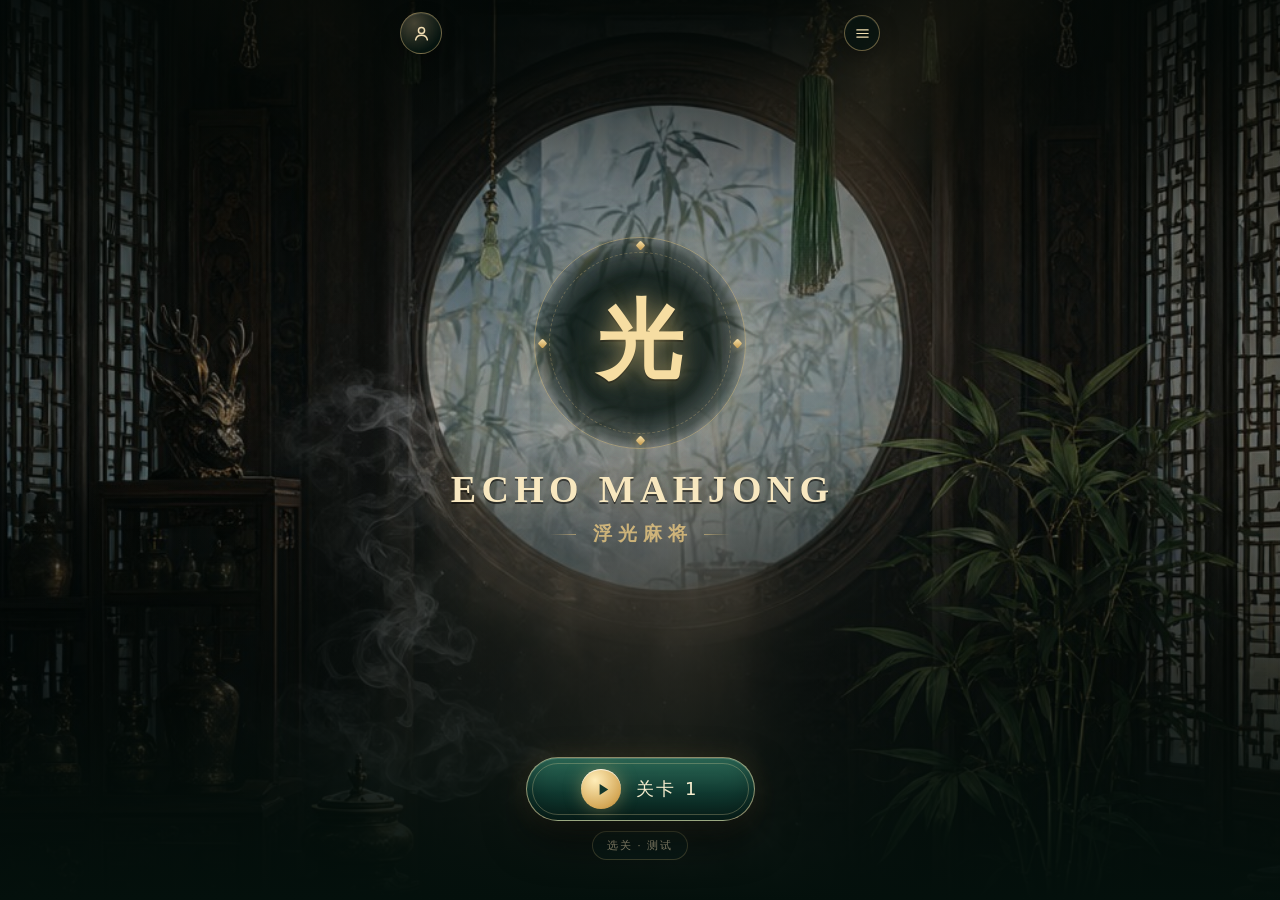
<file: index.html>
<!DOCTYPE html>
<html lang="zh-CN">
<head>
<meta charset="utf-8">
<meta name="viewport" content="width=device-width, initial-scale=1, viewport-fit=cover">
<title>浮光麻将</title>
<style>
  :root{
    --gold:#d6b25e;
    --gold-soft:#e2c170;
    --cream:#f3e6c8;
    --muted:#b9a888;
    --jade:#1f5a4a;
    --jade-deep:#143c33;
    --panel:#1a120d;
    --red:#d0603c;
  }
  *{box-sizing:border-box;}
  html,body{height:100%;}
  body{
    margin:0;
    min-height:100vh;
    min-height:100dvh;
    overflow-x:hidden;
    color:var(--cream);
    font-family:system-ui,-apple-system,"Segoe UI","Microsoft YaHei",sans-serif;
    background:
      radial-gradient(1200px 600px at 50% -10%, rgba(214,178,94,.12), transparent 60%),
      radial-gradient(900px 500px at 50% 110%, rgba(31,90,74,.25), transparent 60%),
      linear-gradient(180deg,#160f0b 0%,#0e0907 100%);
    -webkit-tap-highlight-color:transparent;
    -webkit-touch-callout:none;
    user-select:none;
    touch-action:manipulation;
  }
  .app{
    max-width:760px;margin:0 auto;
    min-height:100vh;min-height:100dvh;
    display:flex;flex-direction:column;
    padding:14px 14px calc(26px + env(safe-area-inset-bottom));
  }

  @keyframes lowPulse{50%{opacity:.45;}}
  @keyframes pipWarn{50%{opacity:.35;}}

  /* ---------- Stage ---------- */
  .stage{margin-top:14px;flex:1;display:flex;flex-direction:column;align-items:center;justify-content:flex-start;}
  .board-viewport{width:100%;display:flex;justify-content:center;}
  .board-wrap{position:relative;width:420px;height:420px;transform-origin:top left;}
  .board{
    position:relative;width:420px;height:420px;border-radius:24px;
    background:
      radial-gradient(circle at 50% 38%, rgba(226,193,112,.08), transparent 55%),
      repeating-linear-gradient(45deg, rgba(255,255,255,.018) 0 2px, transparent 2px 9px),
      linear-gradient(160deg,#123a30,#0c2822 70%);
    border:1px solid rgba(226,193,112,.18);
    box-shadow:inset 0 0 48px rgba(0,0,0,.55),0 18px 40px rgba(0,0,0,.35);
  }

  .fx-canvas{position:absolute;left:0;top:0;width:420px;height:420px;z-index:1200;pointer-events:none;}
  .tile.flying{z-index:1100 !important;}

  .tile{
    position:absolute;width:81px;height:108px;
    perspective:700px;cursor:pointer;
    transition:transform .14s cubic-bezier(.2,.8,.2,1),filter .2s ease;
    will-change:transform;
  }
  /* 厚度：rim 是受光侧面，edge 是背光底沿；只出现在右边与底边 */
  .tile .rim{
    position:absolute;inset:0;border-radius:11px;
    background:linear-gradient(135deg,#4a9476 0%,#1f5a4a 58%,#164236 100%);
    transform:translate(4px,6px);
    box-shadow:inset 0 1px 0 rgba(255,255,255,.22);
    pointer-events:none;
  }
  .tile .edge{
    position:absolute;inset:0;border-radius:11px;
    background:linear-gradient(135deg,#1b5245,#0a2822 82%);
    transform:translate(8px,12px);
    box-shadow:0 12px 18px rgba(0,0,0,.5);
    pointer-events:none;
  }
  .tile .inner{
    position:relative;width:100%;height:100%;z-index:2;
    transform-style:preserve-3d;
    transition:transform .18s cubic-bezier(.2,.8,.2,1);
  }
  .tile.up .inner,.tile.reveal .inner{transform:rotateY(180deg);}
  .tile .back,.tile .face{
    position:absolute;inset:0;border-radius:11px;
    backface-visibility:hidden;-webkit-backface-visibility:hidden;
    display:flex;align-items:center;justify-content:center;
    box-shadow:inset 0 1px 0 rgba(255,255,255,.45);
  }
  .tile .back{
    background:
      radial-gradient(circle at 50% 48%, rgba(226,193,112,.18) 0 9%, transparent 10%),
      repeating-linear-gradient(45deg, rgba(255,255,255,.045) 0 2px, transparent 2px 9px),
      linear-gradient(145deg,#2b715d,#123a31 72%);
    border:2px solid #c9a45a;
    box-shadow:inset 0 2px 0 rgba(255,255,255,.16),inset 0 0 0 4px rgba(10,38,31,.28);
  }
  .tile .back::after{
    content:"";width:30px;height:30px;
    border:1px solid rgba(226,193,112,.72);border-radius:4px;
    transform:rotate(45deg);
  }
  .tile .face{
    transform:rotateY(180deg);
    padding:5px 6px;
    background:
      radial-gradient(circle at 30% 18%, rgba(255,255,255,.95), transparent 42%),
      repeating-linear-gradient(115deg, rgba(120,90,50,.035) 0 1px, transparent 1px 5px),
      linear-gradient(155deg,#fffdf6 0%,#f6ecd6 58%,#ead9b7 100%);
    border:1.5px solid #e3cfa8;
    box-shadow:inset 0 0 0 1px rgba(255,255,255,.5),inset 0 -3px 0 rgba(190,160,110,.28);
  }
  .tile .face::before{
    content:"";position:absolute;inset:4px;border-radius:8px;
    border:1px solid rgba(178,134,58,.3);
    box-shadow:inset 0 0 0 1px rgba(255,255,255,.5);
    pointer-events:none;
  }
  .face-art{position:relative;z-index:1;width:100%;height:100%;display:block;}
  .face-text{
    position:relative;z-index:1;
    font-family:"Songti SC","SimSun",serif;
    font-size:32px;font-weight:800;letter-spacing:1px;
    text-shadow:0 1px 0 rgba(255,255,255,.85);
  }
  .tile.free{transform:translateY(-4px);}
  .tile.free::after{
    content:"";position:absolute;inset:-3px;border-radius:14px;
    border:2px solid rgba(226,193,112,.62);
    box-shadow:0 0 9px rgba(226,193,112,.24);
    pointer-events:none;
  }
  .tile.blocked{filter:brightness(.6) saturate(.72);transform:translateY(2px);}
  .tile.clamped{filter:brightness(.8) saturate(.88);}
  .tile.ghost{filter:none !important;}
  .tile.ghost .face{
    transform:rotateY(0deg);z-index:2;
    box-shadow:inset 0 0 0 1px rgba(255,255,255,.4),inset 0 -3px 0 rgba(190,160,110,.28),0 0 22px rgba(255,226,150,.5);
    animation:ghostFace var(--peek,460ms) cubic-bezier(.2,.7,.3,1) var(--delay,0ms) both;
  }
  @keyframes ghostFace{
    0%{opacity:0;}
    15%{opacity:1;}
    78%{opacity:1;}
    100%{opacity:0;}
  }
  .tile.ghost .inner::after{
    content:"";position:absolute;inset:0;border-radius:11px;z-index:6;
    background:linear-gradient(155deg,rgba(3,14,11,.3) 0%,rgba(2,10,8,.46) 100%);
    box-shadow:inset 0 0 0 1px rgba(255,236,180,.32);
    pointer-events:none;
    animation:ghostScrim var(--peek,460ms) ease-out var(--delay,0ms) both;
  }
  @keyframes ghostScrim{
    0%{opacity:0;}
    15%{opacity:1;}
    78%{opacity:1;}
    100%{opacity:0;}
  }
  .tile.ghost .face::after{
    content:"";position:absolute;inset:0;border-radius:9px;z-index:2;
    pointer-events:none;mix-blend-mode:screen;
    background:
      linear-gradient(112deg,rgba(255,255,255,0) 32%,rgba(255,226,150,.55) 42%,rgba(255,252,235,.95) 50%,rgba(255,226,150,.55) 58%,rgba(255,255,255,0) 68%);
    background-size:280% 100%;background-position:140% 0;
    animation:ghostSheen var(--peek,460ms) cubic-bezier(.25,.7,.3,1) var(--delay,0ms) both;
  }
  @keyframes ghostSheen{
    0%{background-position:140% 0;opacity:0;}
    14%{opacity:.95;}
    60%{opacity:.5;}
    100%{background-position:-40% 0;opacity:0;}
  }
  .tile.ghost::after{
    content:"";position:absolute;inset:-3px;border-radius:15px;
    border:1px solid rgba(255,236,180,.85);
    box-shadow:0 0 14px rgba(255,226,150,.45);
    pointer-events:none;
    animation:ghostEdge var(--peek,460ms) ease-out var(--delay,0ms) both;
  }
  @keyframes ghostEdge{
    0%{opacity:0;}18%{opacity:1;}64%{opacity:.9;}100%{opacity:0;}
  }
  .ghost-ring{position:absolute;inset:-3px;border-radius:15px;pointer-events:none;opacity:0;z-index:3;}
  .tile.ghost .ghost-ring{
    border:1px solid rgba(255,236,180,.9);
    box-shadow:0 0 20px 4px rgba(255,224,150,.38),inset 0 0 16px rgba(255,236,180,.28);
    animation:ghostHalo var(--peek,460ms) ease-out var(--delay,0ms) both;
  }
  .ghost-ring::before,.ghost-ring::after{
    content:"";position:absolute;width:4px;height:4px;border-radius:50%;
    background:#fff4c9;box-shadow:0 0 8px 2px rgba(255,226,150,.85);
    opacity:0;
  }
  .ghost-ring::before{left:12%;top:16%;animation:ghostMote var(--peek,460ms) ease-out var(--delay,0ms) both;}
  .ghost-ring::after{right:12%;bottom:18%;animation:ghostMote var(--peek,460ms) .08s ease-out var(--delay,0ms) both;}
  @keyframes ghostHalo{
    0%{transform:scale(.94);opacity:0;}
    18%{opacity:1;}
    100%{transform:scale(1.1);opacity:0;}
  }
  @keyframes ghostMote{
    0%{opacity:0;transform:translateY(5px) scale(.35);}
    22%{opacity:1;}
    100%{opacity:0;transform:translateY(-18px) scale(1);}
  }
  .tile.pending::after{
    content:"";position:absolute;inset:-4px;border-radius:16px;
    border:3px solid #ffe6a6;box-shadow:0 0 16px rgba(255,230,166,.65);
    pointer-events:none;
  }
  .tile.matched{pointer-events:none;}
  .tile.evict-warn{animation:warnPulse .6s ease-in-out;}
  @keyframes warnPulse{0%,100%{filter:none;}50%{filter:drop-shadow(0 0 14px rgba(220,80,60,.95)) brightness(1.2);}}
  .tile.hint .inner{transform:rotateY(180deg);}
  .tile.hint::after{
    content:"";position:absolute;inset:-3px;border-radius:15px;
    border:2px solid rgba(102,194,255,.9);box-shadow:0 0 14px rgba(102,194,255,.5);
    pointer-events:none;
  }
  .tile.shake{animation:shake .26s;}
  @keyframes shake{0%,100%{transform:translateX(0);}25%{transform:translateX(-4px);}50%{transform:translateX(4px);}75%{transform:translateX(-2px);}}
  .tile.pulse{animation:pulse .22s;}
  @keyframes pulse{50%{filter:brightness(1.3);}}
  .coach-ring{position:absolute;inset:-8px;border-radius:20px;pointer-events:none;opacity:0;}
  .tile.coach .coach-ring{
    opacity:1;border:2px solid rgba(255,230,166,.9);
    animation:coachPulse 1.2s ease-in-out infinite;
  }
  @keyframes coachPulse{0%,100%{transform:scale(.96);opacity:.3;}50%{transform:scale(1.06);opacity:1;}}
  .tile.coach-reveal .inner{transform:rotateY(180deg);}
  .tile.coach::before{
    content:"";position:absolute;left:50%;top:52%;width:16px;height:16px;margin:-8px 0 0 -8px;
    border-radius:50%;background:rgba(255,244,210,.95);
    box-shadow:0 0 0 8px rgba(255,230,166,.12),0 0 18px rgba(255,230,166,.55);
    animation:coachTap 1.2s ease-in-out infinite;pointer-events:none;z-index:20;
  }
  @keyframes coachTap{0%,100%{opacity:0;transform:scale(.55);}28%{opacity:1;}55%{opacity:0;transform:scale(1.35);}}
  .coach-tip{
    position:fixed;left:0;top:0;z-index:80;width:max-content;max-width:min(272px,78vw);
    padding:9px 14px;border-radius:16px;white-space:normal;
    background:rgba(9,28,22,.95);border:1px solid rgba(246,217,143,.58);
    box-shadow:0 10px 30px rgba(0,0,0,.45),0 0 20px rgba(246,208,120,.16);
    color:#f8e7b9;font-size:13px;line-height:1.35;letter-spacing:.04em;text-align:center;
    opacity:0;visibility:hidden;transform:translate(-50%,6px);
    transition:opacity .2s ease,transform .2s ease;pointer-events:none;
  }
  .stat.coach-stat{position:relative;}
  .stat.coach-stat::after{
    content:"";position:absolute;inset:-7px -10px;border-radius:12px;
    border:1px solid rgba(255,230,166,.9);box-shadow:0 0 16px rgba(246,208,120,.35);
    animation:coachPulse 1.2s ease-in-out infinite;pointer-events:none;
  }
  .coach-tip.show{opacity:1;visibility:visible;transform:translate(-50%,0);}
  .screen:not(.is-active) .coach-tip{display:none;}
  .coach-tip::after{content:"";position:absolute;left:50%;margin-left:-6px;border:6px solid transparent;}
  .coach-tip[data-side="top"]::after{bottom:-12px;border-top-color:rgba(246,217,143,.58);}
  .coach-tip[data-side="bottom"]::after{top:-12px;border-bottom-color:rgba(246,217,143,.58);}

  .hint-line{margin-top:10px;font-size:12px;color:var(--muted);text-align:center;min-height:18px;line-height:1.5;}
  .combo-flash{
    position:fixed;left:50%;top:15vh;z-index:70;pointer-events:none;
    font-size:26px;font-weight:800;letter-spacing:.07em;white-space:nowrap;
    color:#ffe6a6;opacity:0;transform:translate(-50%,10px) scale(.9);
    text-shadow:0 2px 8px rgba(0,0,0,.62),0 0 18px rgba(255,226,150,.55);
  }
  .combo-flash.show{animation:comboPop .86s cubic-bezier(.2,.8,.2,1) both;}
  @keyframes comboPop{
    0%{opacity:0;transform:translate(-50%,12px) scale(.8);}
    18%{opacity:1;transform:translate(-50%,0) scale(1.04);}
    72%{opacity:1;}
    100%{opacity:0;transform:translate(-50%,-20px) scale(1);}
  }

  /* ---------- Actions ---------- */
  .actions{display:flex;gap:10px;justify-content:center;margin-top:14px;flex-wrap:wrap;}
  .booster{
    background:linear-gradient(180deg,#3a2a1d,#241a12);
    border:1px solid rgba(226,193,112,.3);
    color:#f0d79a;border-radius:14px;padding:10px 16px;font-size:14px;cursor:pointer;
    display:inline-flex;align-items:center;gap:7px;
  }
  .booster:active{transform:translateY(1px);}
  .booster:disabled{opacity:.38;cursor:not-allowed;}
  .booster .chip{
    min-width:20px;height:20px;border-radius:999px;background:rgba(0,0,0,.35);
    border:1px solid rgba(226,193,112,.25);font-size:11px;
    display:inline-flex;align-items:center;justify-content:center;padding:0 5px;
  }
  .booster.ghost-btn{background:transparent;border-color:rgba(226,193,112,.18);color:var(--muted);}

  /* ---------- Overlay ---------- */
  .overlay{
    position:fixed;inset:0;z-index:100;padding:20px;
    background:rgba(8,6,4,.74);backdrop-filter:blur(6px);
    display:flex;align-items:center;justify-content:center;
  }
  .overlay.hidden{display:none;}
  .panel{
    width:min(420px,100%);
    background:linear-gradient(180deg,#2a1d14,#1a120d);
    border:1px solid rgba(226,193,112,.4);
    border-radius:22px;padding:22px;
    box-shadow:0 30px 80px rgba(0,0,0,.6);
    text-align:center;
  }
  .panel-title{font-family:"Songti SC","SimSun",serif;font-size:30px;color:#f0d79a;letter-spacing:3px;}
  .panel-sub{color:var(--muted);font-size:13px;margin-top:6px;line-height:1.5;}
  .result-grid{display:grid;grid-template-columns:1fr 1fr;gap:8px;margin:16px 0;text-align:left;}
  .result-grid .item{
    background:rgba(0,0,0,.22);border:1px solid rgba(226,193,112,.14);
    border-radius:10px;padding:8px 10px;font-size:12px;color:var(--muted);
  }
  .result-grid .item b{display:block;color:var(--cream);font-size:18px;margin-top:2px;}
  .rules-list{
    grid-column:1/-1;margin:8px 0;padding-left:18px;
    text-align:left;color:#d8c6a2;font-size:13px;line-height:1.75;
  }
  .rules-list li{margin-bottom:4px;}
  .rules-list b{color:#f0d79a;}
  .panel-actions{display:flex;flex-direction:column;gap:8px;}
  .panel-actions button{
    border:0;border-radius:12px;padding:12px 14px;font-size:15px;cursor:pointer;
    font-family:inherit;
  }
  .panel-actions button:active{transform:translateY(1px);}
  .panel-actions .primary{background:linear-gradient(180deg,#e0bf6d,#c79b3f);color:#2a1b0c;font-weight:800;}
  .panel-actions .secondary{background:rgba(0,0,0,.25);color:#f0d79a;border:1px solid rgba(226,193,112,.35);}

  /* ---------- Ad ---------- */
  .ad-modal{position:fixed;inset:0;z-index:300;background:rgba(0,0,0,.82);display:flex;align-items:center;justify-content:center;padding:20px;}
  .ad-modal.hidden{display:none;}
  .ad-box{
    width:min(340px,100%);background:#1a120d;border:1px solid rgba(226,193,112,.4);
    border-radius:18px;padding:24px;text-align:center;color:#f0d79a;
  }
  .ad-box .ad-title{font-family:"Songti SC","SimSun",serif;font-size:22px;letter-spacing:2px;}
  .ad-box .ad-text{color:var(--muted);font-size:13px;margin-top:10px;line-height:1.6;}

</style>
<link rel="stylesheet" href="assets/ui/screens.css?v=11">
</head>
<body>
<svg class="icon-sprite" aria-hidden="true" focusable="false" xmlns="http://www.w3.org/2000/svg">
  <defs>
    <symbol id="i-sound" viewBox="0 0 24 24"><path d="M4 9.5h3.2L12 5.5v13L7.2 14.5H4z"/><path d="M15.4 9.2a4.2 4.2 0 0 1 0 5.6"/><path d="M18 6.7a7.6 7.6 0 0 1 0 10.6"/></symbol>
    <symbol id="i-info" viewBox="0 0 24 24"><circle cx="12" cy="12" r="8.5"/><path d="M12 10.8v5"/><circle cx="12" cy="7.8" r=".9" fill="currentColor" stroke="none"/></symbol>
    <symbol id="i-home" viewBox="0 0 24 24"><path d="M4 11.5L12 5l8 6.5"/><path d="M6.5 10.5V19h11v-8.5"/><path d="M10 19v-4.5h4V19"/></symbol>
    <symbol id="i-play" viewBox="0 0 24 24"><path d="M9 6.2l9 5.8-9 5.8z" fill="currentColor" stroke="none"/></symbol>
    <symbol id="i-replay" viewBox="0 0 24 24"><path d="M4.5 12a7.5 7.5 0 1 0 2.2-5.3"/><path d="M4 4.8v4.7h4.7"/></symbol>
    <symbol id="i-coin" viewBox="0 0 24 24"><circle cx="12" cy="12" r="8"/><rect x="9.5" y="9.5" width="5" height="5" rx=".6"/></symbol>
    <symbol id="i-flame" viewBox="0 0 24 24"><path d="M12 3.5c1.8 3.3 5.1 4.7 5.1 8.4A5.1 5.1 0 0 1 12 17a5.1 5.1 0 0 1-5.1-5.1c0-2 1-3.3 2.3-4.5.1 1.6.8 2.4 1.7 2.7C10.4 7.8 10.7 5.7 12 3.5z"/><path d="M12 17c-1 1.2-1 2.4 0 3.6"/></symbol>
    <symbol id="i-spark" viewBox="0 0 24 24"><path d="M12 2.8l1.9 5.6L19.5 10l-5.6 1.6L12 17.2l-1.9-5.6L4.5 10l5.6-1.6z"/><path d="M18.4 16.8l.6 1.8 1.8.6-1.8.6-.6 1.8-.6-1.8-1.8-.6 1.8-.6z" fill="currentColor" stroke="none"/></symbol>
    <symbol id="i-hint" viewBox="0 0 24 24"><path d="M9.2 16.6h5.6"/><path d="M10.1 19.4h3.8"/><path d="M12 3.6a5.5 5.5 0 0 0-3.2 9.9c.7.5 1.1 1.2 1.1 2h4.2c0-.8.4-1.5 1.1-2A5.5 5.5 0 0 0 12 3.6z"/><path d="M12 1.8v.8M6.2 4.4l.6.6M17.8 4.4l-.6.6"/></symbol>
    <symbol id="i-echo" viewBox="0 0 24 24"><rect x="9.4" y="9.4" width="5.2" height="5.2" rx="1.2" transform="rotate(45 12 12)"/><circle cx="12" cy="12" r="5.1"/><circle cx="12" cy="12" r="8.7" stroke-dasharray="2.4 3.4"/></symbol>
    <symbol id="i-plus" viewBox="0 0 24 24"><rect x="4" y="4" width="16" height="16" rx="4"/><path d="M12 8.4v7.2M8.4 12h7.2"/></symbol>
    <symbol id="i-gift" viewBox="0 0 24 24"><rect x="4" y="9.4" width="16" height="4" rx="1"/><path d="M5.6 13.4v6h12.8v-6"/><path d="M12 9.4v10"/><path d="M12 9.4c-1.2-2.8-2.4-4-4-3.4-1.5.5-1.4 2.4.4 3.4M12 9.4c1.2-2.8 2.4-4 4-3.4 1.5.5 1.4 2.4-.4 3.4"/></symbol>
    <symbol id="i-user" viewBox="0 0 24 24"><circle cx="12" cy="8.6" r="3.5"/><path d="M5.3 19.3c.6-3.5 3.2-5.3 6.7-5.3s6.1 1.8 6.7 5.3"/></symbol>
    <symbol id="i-eye" viewBox="0 0 24 24"><path d="M3.5 12S6.7 6.5 12 6.5 20.5 12 20.5 12 17.3 17.5 12 17.5 3.5 12 3.5 12z"/><circle cx="12" cy="12" r="2.6"/></symbol>
    <symbol id="i-clock" viewBox="0 0 24 24"><circle cx="12" cy="12" r="8.4"/><path d="M12 7.6V12l3 1.9"/></symbol>
    <symbol id="i-ad" viewBox="0 0 24 24"><rect x="3" y="5" width="18" height="14" rx="3"/><path d="M10 9.4l4.6 2.6L10 14.6z" fill="currentColor" stroke="none"/></symbol>
    <symbol id="i-close" viewBox="0 0 24 24"><path d="M6 6l12 12M18 6L6 18"/></symbol>
    <symbol id="i-slot" viewBox="0 0 24 24"><rect x="6.6" y="6.6" width="10.8" height="10.8" rx="1.6" transform="rotate(45 12 12)"/></symbol>
    <symbol id="i-menu" viewBox="0 0 24 24"><path d="M4 7h16M4 12h16M4 17h16"/></symbol>
    <symbol id="i-music" viewBox="0 0 24 24"><path d="M9 17.2V6.4l9-2v10.4"/><circle cx="7" cy="17.4" r="2.2"/><circle cx="16" cy="15.8" r="2.2"/></symbol>
    <symbol id="i-vibrate" viewBox="0 0 24 24"><rect x="8.2" y="4.2" width="7.6" height="15.6" rx="2"/><path d="M4.3 9.2v5.6M19.7 9.2v5.6"/></symbol>
  </defs>
</svg>

<section class="screen home-screen is-active" id="homeScreen">
  <div class="bg"></div>
  <div class="veil"></div>
  <div class="motes" aria-hidden="true"><i></i><i></i><i></i><i></i><i></i><i></i><i></i><i></i></div>
  <div class="home-safe">
    <header class="home-top">
      <button class="round-btn avatar" id="avatarBtn" type="button" aria-label="玩家头像">
        <svg class="i"><use href="#i-user"/></svg>
      </button>
      <button class="round-btn small" id="homeMenuBtn" type="button" aria-label="菜单">
        <svg class="i"><use href="#i-menu"/></svg>
      </button>
    </header>
    <div class="home-center">
      <div class="crest">
        <span class="crest-pip p1"></span><span class="crest-pip p2"></span>
        <span class="crest-pip p3"></span><span class="crest-pip p4"></span>
        <span class="crest-glyph">光</span>
      </div>
      <h1 class="home-title">ECHO MAHJONG</h1>
      <div class="home-sub">浮光麻将</div>
    </div>
    <div class="home-bottom">
      <button class="cta start" id="startBtn" type="button">
        <span class="cta-icon"><svg class="i"><use href="#i-play"/></svg></span>
        <span class="cta-label" id="startLabel">关卡 1</span>
      </button>
      <button class="level-pick-link" id="levelPickBtn" type="button">选关 · 测试</button>
    </div>
  </div>
</section>

<!-- TODO(demo): remove this level picker before release -->
<div class="level-picker" id="levelPicker" hidden>
  <div class="lp-card" role="dialog" aria-modal="true" aria-label="选关测试面板">
    <div class="lp-head">
      <b>选关 · 测试</b>
      <span>正式版移除</span>
      <button class="lp-close" id="lpClose" type="button" aria-label="关闭">×</button>
    </div>
    <div class="lp-grid" id="lpGrid"></div>
  </div>
</div>

<section class="screen game-screen" id="gameScreen">
  <div class="bg"></div>
  <div class="veil"></div>
  <div class="game-shell">
    <header class="playbar">
      <button class="round-btn small" id="homeBtn" type="button" aria-label="返回首页">
        <svg class="i"><use href="#i-home"/></svg>
      </button>
      <div class="statbar">
        <div class="stat steps" id="stepsStat"><span class="stat-label">步数</span><b id="steps">20</b></div>
        <div class="stat"><span class="stat-label">分数</span><span class="stat-value" id="score">0</span></div>
        <div class="stat memory" aria-label="明牌上限"><span class="stat-label">明牌</span><span class="pips" id="pips"></span></div>
      </div>
      <button class="round-btn small" id="menuBtn" type="button" aria-label="菜单">
        <svg class="i"><use href="#i-menu"/></svg>
      </button>
    </header>
    <div class="combo-flash" id="comboFlash" aria-hidden="true"></div>
    <main class="stage">
      <div class="board-viewport" id="boardViewport">
        <div class="board-wrap" id="boardWrap">
          <div class="board" id="board" aria-label="牌阵"></div>
          <canvas class="fx-canvas" id="fx" aria-hidden="true"></canvas>
        </div>
      </div>
      <div class="hint-line" id="hintLine"></div>
    </main>
    <footer class="boost-row">
      <button class="boost" id="hintBtn" type="button" aria-label="提示">
        <span class="boost-face"><svg class="i"><use href="#i-hint"/></svg><span class="chip" id="hintCount">1</span></span>
        <span class="boost-label">提示</span>
      </button>
      <button class="boost" id="echoBtn" type="button" aria-label="透视">
        <span class="boost-face"><svg class="i"><use href="#i-echo"/></svg><span class="chip" id="echoCount">1</span></span>
        <span class="boost-label">透视</span>
      </button>
      <button class="boost" id="slotBoostBtn" type="button" aria-label="增加明牌位">
        <span class="boost-face"><svg class="i"><use href="#i-plus"/></svg><span class="chip" id="slotBoostCount">1</span></span>
        <span class="boost-label">扩位</span>
      </button>
    </footer>
    <div class="coach-tip" id="coachTip" role="status" aria-live="polite"></div>
  </div>
</section>

<section class="screen result-screen" id="resultScreen">
  <div class="bg"></div>
  <div class="veil"></div>
  <div class="result-safe">
    <header class="result-top">
      <button class="round-btn small" id="resultHomeBtn" type="button" aria-label="返回首页">
        <svg class="i"><use href="#i-home"/></svg>
      </button>
      <button class="round-btn small" id="resultMenuBtn" type="button" aria-label="菜单">
        <svg class="i"><use href="#i-menu"/></svg>
      </button>
    </header>
    <div class="result-main">
      <h2 class="result-title" id="resultTitle">通关</h2>
      <div class="result-sub" id="resultSub"></div>
      <div class="result-rank" id="resultRank"></div>
      <div class="result-stats" id="resultStats"></div>
      <div class="result-bonus" id="resultBonus"></div>
    </div>
    <div class="result-goal" id="resultGoal">
      <div class="goal-segs" id="goalSegs"></div>
      <div class="goal-note">
        <svg class="i goal-gift"><use href="#i-gift"/></svg>
        <span id="goalText">达到第 10 关 · 明牌位 +1</span>
      </div>
    </div>
    <div class="result-actions" id="resultActions"></div>
  </div>
</section>

<div class="sheet hidden" id="overlay">
  <div class="sheet-card">
    <div class="sheet-handle"></div>
    <div class="sheet-head">
      <span class="sheet-ico"><svg class="i"><use href="#i-info"/></svg></span>
      <div class="sheet-title">规则</div>
      <button class="sheet-close" id="sheetClose" type="button" aria-label="关闭">
        <svg class="i"><use href="#i-close"/></svg>
      </button>
    </div>
    <div class="rule-steps">
      <div class="rule-step">
        <div class="rule-art art-flip">
          <span class="mini back"></span>
          <span class="mini-arrow" aria-hidden="true"></span>
          <span class="mini face">光</span>
        </div>
        <div class="rule-label">翻牌</div>
      </div>
      <div class="rule-step">
        <div class="rule-art art-glow">
          <span class="mini small empty"></span><span class="mini small face ghost">魚</span><span class="mini small empty"></span>
          <span class="mini small face ghost">東</span><span class="mini small face">光</span><span class="mini small face ghost">發</span>
          <span class="mini small empty"></span><span class="mini small face ghost">猫</span><span class="mini small empty"></span>
        </div>
        <div class="rule-label">浮光</div>
      </div>
      <div class="rule-step">
        <div class="rule-art art-pair">
          <span class="mini face tilt-l">光</span>
          <span class="mini-spark" aria-hidden="true">✦</span>
          <span class="mini face tilt-r">光</span>
        </div>
        <div class="rule-label">配对</div>
      </div>
    </div>
    <div class="rule-notes">
      <div class="rule-note">
        <svg class="i"><use href="#i-spark"/></svg>
        <div><b>步数</b><span>每翻一张 −1 步<br>步数用完即失败</span></div>
      </div>
      <div class="rule-note">
        <div>
          <b>明牌<span class="note-slots"><i></i><i></i><i></i><i></i></span></b>
          <span>翻开的牌保持正面朝上，最多留 4 张<br>满了最早的自动盖回；「扩位」再 +1 格</span>
        </div>
      </div>
    </div>
  </div>
</div>

<div class="sheet hidden" id="menuSheet">
  <div class="sheet-card menu-card">
    <div class="sheet-handle"></div>
    <div class="sheet-head">
      <span class="sheet-ico"><svg class="i"><use href="#i-menu"/></svg></span>
      <div class="sheet-title">菜单</div>
      <button class="sheet-close" id="menuClose" type="button" aria-label="关闭">
        <svg class="i"><use href="#i-close"/></svg>
      </button>
    </div>
    <div class="menu-list">
      <button class="menu-row" id="menuRules" type="button">
        <span class="menu-ico"><svg class="i"><use href="#i-info"/></svg></span>
        <span class="menu-label">规则</span>
        <span class="menu-arrow">›</span>
      </button>
      <div class="menu-row">
        <span class="menu-ico"><svg class="i"><use href="#i-music"/></svg></span>
        <span class="menu-label">背景音乐</span>
        <button class="switch" id="bgmSwitch" type="button" role="switch" aria-checked="true" aria-label="背景音乐"><i></i></button>
      </div>
      <div class="menu-row">
        <span class="menu-ico"><svg class="i"><use href="#i-sound"/></svg></span>
        <span class="menu-label">游戏音效</span>
        <button class="switch" id="sfxSwitch" type="button" role="switch" aria-checked="true" aria-label="游戏音效"><i></i></button>
      </div>
      <div class="menu-row">
        <span class="menu-ico"><svg class="i"><use href="#i-vibrate"/></svg></span>
        <span class="menu-label">震动</span>
        <button class="switch" id="vibSwitch" type="button" role="switch" aria-checked="true" aria-label="震动"><i></i></button>
      </div>
      <button class="menu-row restart-row" id="menuRestart" type="button">
        <span class="menu-ico"><svg class="i"><use href="#i-replay"/></svg></span>
        <span class="menu-label">重新开始</span>
        <span class="menu-hint">本局</span>
      </button>
    </div>
  </div>
</div>

<div class="fail-modal hidden" id="failModal">
  <div class="fail-card" role="dialog" aria-modal="true" aria-labelledby="failTitle">
    <div class="fail-crest"><svg class="i"><use href="#i-spark"/></svg></div>
    <h2 class="fail-title" id="failTitle">步数用完了</h2>
    <p class="fail-desc" id="failDesc">还剩 3 对未配对</p>
    <div class="fail-actions">
      <button class="cta fail-revive" id="failRevive" type="button">
        <svg class="i"><use href="#i-ad"/></svg>
        <span class="cta-label">看广告复活</span>
        <span class="revive-badge">+5</span>
      </button>
      <div class="fail-hint">广告结束后 · 步数 +5</div>
      <button class="cta fail-restart" id="failRestart" type="button">
        <svg class="i"><use href="#i-replay"/></svg>
        <span>重新开始</span>
      </button>
    </div>
  </div>
</div>

<div class="ad-modal hidden" id="adModal">
  <div class="ad-box">
    <div class="ad-icon"><svg class="i"><use href="#i-ad"/></svg></div>
    <div class="ad-title">步数补给</div>
    <div class="ad-text" id="adText">3</div>
    <div class="ad-bar"><i></i></div>
  </div>
</div>

<div class="gift-modal" id="giftModal" aria-hidden="true">
  <div class="gift-card" role="dialog" aria-modal="true" aria-labelledby="giftTitle">
    <div class="gift-stage">
      <span class="gift-rays"></span>
      <span class="gift-spark s1"></span>
      <span class="gift-spark s2"></span>
      <span class="gift-spark s3"></span>
      <span class="gift-spark s4"></span>
      <div class="gift-box">
        <span class="gift-lid"></span>
        <span class="gift-body"></span>
        <span class="gift-ribbon-v"></span>
        <span class="gift-ribbon-h"></span>
      </div>
    </div>
    <div class="gift-kicker" id="giftKicker">第 10 关礼物</div>
    <h2 class="gift-title" id="giftTitle">明牌位 +1</h2>
    <p class="gift-desc" id="giftDesc">后续关卡永久为5位</p>
    <div class="gift-pips" id="giftPips"></div>
    <button class="cta primary gift-claim" id="giftClaim" type="button">
      <span class="cta-icon"><svg class="i"><use href="#i-spark"/></svg></span>
      <span class="cta-label">收下礼物</span>
    </button>
  </div>
</div>


<script src="assets/tiles.js?v=8"></script>
<script src="assets/levels.js?v=32"></script>
<script>
(() => {
  'use strict';

  const TILES = window.FUANG_TILES || {};
  const LEVELS = window.FUANG_LEVELS || [];
  const LEVEL_COUNT = LEVELS.length || 1;
  const GIFT_LEVEL = 10;
  let giftSlots = 0;
  try { localStorage.removeItem('fuang.gift.slot'); } catch (e) {}

  // 关卡数据缺失时的兜底：3×2 六张牌，仍能完整演示规则。
  const FALLBACK_LEVEL = {
    level: 1, name: '茶室·初见', tiles: 6, pairs: 3, layers: 1,
    steps: 12, peekMs: 1500, w: 4,
    layout: [
      { id: 0, x: 0, y: 0, z: 0, face: 'cat' },
      { id: 1, x: 1, y: 0, z: 0, face: 'dog' },
      { id: 2, x: 2, y: 0, z: 0, face: 'fish' },
      { id: 3, x: 0, y: 1, z: 0, face: 'cat' },
      { id: 4, x: 1, y: 1, z: 0, face: 'fish' },
      { id: 5, x: 2, y: 1, z: 0, face: 'dog' }
    ]
  };

  function getLevel(n) {
    if (!LEVELS.length) return FALLBACK_LEVEL;
    const i = Math.max(0, Math.min(LEVELS.length - 1, (Number(n) || 1) - 1));
    return LEVELS[i];
  }

  const $ = (id) => document.getElementById(id);
  const board = $('board');
  const boardWrap = $('boardWrap');
  const boardViewport = $('boardViewport');
  const scoreEl = $('score');
  const comboFlash = $('comboFlash');
  const stepsEl = $('steps');
  const stepsStat = $('stepsStat');
  const pipsEl = $('pips');
  const hintLine = $('hintLine');
  const coachTip = $('coachTip');
  const overlay = $('overlay');
  const menuSheet = $('menuSheet');
  const menuRestartEl = $('menuRestart');
  const adModal = $('adModal');
  const adText = $('adText');
  const failModal = $('failModal');
  const failTitle = $('failTitle');
  const failDesc = $('failDesc');
  const failReviveLabel = $('failRevive').querySelector('.cta-label');
  const failReviveBadge = $('failRevive').querySelector('.revive-badge');
  const failHintEl = $('failModal').querySelector('.fail-hint');
  const hintBtn = $('hintBtn');
  const echoBtn = $('echoBtn');
  const hintCount = $('hintCount');
  const echoCount = $('echoCount');
  const slotBoostBtn = $('slotBoostBtn');
  const slotBoostCount = $('slotBoostCount');
  const fxCanvas = $('fx');
  const fxCtx = fxCanvas.getContext('2d');
  const homeScreen = $('homeScreen');
  const gameScreen = $('gameScreen');
  const resultScreen = $('resultScreen');
  const startBtn = $('startBtn');
  const startLabel = $('startLabel');
  const levelPickBtn = $('levelPickBtn');
  const levelPicker = $('levelPicker');
  const lpGrid = $('lpGrid');
  const lpClose = $('lpClose');
  const homeBtn = $('homeBtn');
  const resultHomeBtn = $('resultHomeBtn');
  const sheetClose = $('sheetClose');
  const resultTitle = $('resultTitle');
  const resultSub = $('resultSub');
  const resultRank = $('resultRank');
  const resultStats = $('resultStats');
  const resultBonus = $('resultBonus');
  const resultActions = $('resultActions');
  const goalSegs = $('goalSegs');
  const goalText = $('goalText');
  const giftModal = $('giftModal');
  const giftKicker = $('giftKicker');
  const giftTitle = $('giftTitle');
  const giftDesc = $('giftDesc');
  const giftPips = $('giftPips');
  const giftClaim = $('giftClaim');
  let giftOpenTimer = null;
  let giftCloseCb = null;

  const TW = 81, TH = 108;
  const PITCH_X = 94, PITCH_Y = 118;
  const OFF_X = 28, OFF_Y = 22, Z_SHIFT = 18;

  const state = {
    gen: 0,
    level: 1,
    levelName: '',
    w: 4,
    peekMs: 600,
    tiles: [],
    score: 0,
    combo: 0,
    maxCombo: 0,
    steps: getLevel(1).steps || 12,
    matched: 0,
    flips: 0,
    evictions: 0,
    lastMatch: 0,
    running: false,
    resolving: false,
    evicting: false,
    over: false,
    dead: false,
    started: false,
    allClear: false,
    boardW: 420,
    boardH: 420,
    minL: 0,
    minT: 0,
    padX: OFF_X,
    padY: OFF_Y,
    hint: 1,
    echo: 1,
    slotPlus: 1,
    bgm: true,
    sfx: true,
    haptics: true,
    startedAt: 0,
    pending: new Set()
  };

  let comboTimer = null;
  let hintTimer = null;
  let tutorialStep = 0;
  let tutorialDone = false;
  let tutorialTarget = null;
  let tutorialTimer = null;
  let lastComboShown = 0;
  let scoreAnimToken = 0;
  let audioCtx = null;
  const samples = {
    stone: { url: 'assets/stone-crack.mp3', bytes: null, buf: null, loading: false, decoding: false },
    flip: { url: 'assets/flip.mp3', bytes: null, buf: null, loading: false, decoding: false }
  };
  const bgmEl = new Audio('assets/stream.mp3');
  bgmEl.loop = true;
  bgmEl.preload = 'auto';
  bgmEl.volume = 0.25;
  const homeBgmEl = new Audio('assets/home-bgm.mp3');
  homeBgmEl.loop = true;
  homeBgmEl.preload = 'auto';
  homeBgmEl.volume = 0.4;
  const resultEl = new Audio('assets/result.mp3');
  resultEl.preload = 'auto';
  resultEl.volume = 0.3;
  resultEl.addEventListener('ended', () => {
    if (document.body.dataset.screen === 'result' && state.bgm) startBgm();
  });
  let fxParts = [];
  let fxRaf = 0;

  function loadSample(name) {
    const s = samples[name];
    if (!s || s.bytes || s.loading) return;
    s.loading = true;
    fetch(s.url)
      .then(r => { if (!r.ok) throw new Error(name + ' ' + r.status); return r.arrayBuffer(); })
      .then(b => { s.bytes = b; decodeSample(name); })
      .catch(() => {})
      .then(() => { s.loading = false; });
  }

  function loadSamples() { Object.keys(samples).forEach(loadSample); }

  function startHomeBgm() {
    if (!state.bgm || !homeBgmEl.paused) return;
    const p = homeBgmEl.play();
    if (p && p.catch) p.catch(() => {});
  }

  function stopHomeBgm() {
    homeBgmEl.pause();
  }

  function startBgm() {
    stopHomeBgm();
    if (!state.bgm || !bgmEl.paused) return;
    const p = bgmEl.play();
    if (p && p.catch) p.catch(() => {});
  }

  function stopBgm() {
    bgmEl.pause();
  }

  function startScreenBgm() {
    if (!state.bgm) return;
    const scr = document.body.dataset.screen;
    if (scr === 'home') startHomeBgm();
    else if (scr !== 'result') startBgm();
  }

  function startResultMusic() {
    if (!state.bgm) return;
    try {
      resultEl.currentTime = 0;
      const p = resultEl.play();
      if (p && p.catch) p.catch(() => {});
    } catch (e) { /* audio is optional */ }
  }

  function stopResultMusic() {
    try {
      resultEl.pause();
      resultEl.currentTime = 0;
    } catch (e) { /* audio is optional */ }
  }

  // 提前建好 AudioContext 并解码，首次点击就能用实录音效
  function primeAudio() {
    if (!state.bgm && !state.sfx) return;
    try {
      if (!audioCtx) {
        const AC = window.AudioContext || window.webkitAudioContext;
        if (!AC) return;
        audioCtx = new AC();
      }
      Object.keys(samples).forEach(decodeSample);
    } catch (e) { /* audio is optional */ }
  }
  function decodeSample(name) {
    const s = samples[name];
    if (!audioCtx || !s || !s.bytes || s.buf || s.decoding) return;
    s.decoding = true;
    audioCtx.decodeAudioData(s.bytes.slice(0))
      .then(b => { s.buf = b; })
      .catch(() => {})
      .then(() => { s.decoding = false; });
  }

  function ensureAudio() {
    if (!state.bgm && !state.sfx) return null;
    try {
      if (!audioCtx) {
        const AC = window.AudioContext || window.webkitAudioContext;
        if (!AC) return null;
        audioCtx = new AC();
      }
      if (audioCtx.state === 'suspended') {
        const p = audioCtx.resume();
        if (p && p.then) p.then(startScreenBgm).catch(() => {});
        else startScreenBgm();
      } else {
        startScreenBgm();
      }
      Object.keys(samples).forEach(decodeSample);
      return audioCtx;
    } catch (e) {
      return null;
    }
  }

  function playSample(name, vol, rate = 1, delay = 0) {
    if (!state.sfx) return false;
    const ac = ensureAudio();
    if (!ac) return false;
    const s = samples[name];
    if (!s || !s.buf) return false;
    try {
      const src = ac.createBufferSource();
      const g = ac.createGain();
      src.buffer = s.buf;
      src.playbackRate.value = rate;
      g.gain.value = vol;
      src.connect(g).connect(ac.destination);
      src.start(ac.currentTime + delay);
      return true;
    } catch (e) {
      return false;
    }
  }

  function beep(freq, dur = 0.06, type = 'sine', vol = 0.04, slideTo = null) {
    if (!state.sfx) return;
    const ac = ensureAudio();
    if (!ac) return;
    try {
      const now = ac.currentTime;
      const osc = ac.createOscillator();
      const gain = ac.createGain();
      osc.type = type;
      osc.frequency.setValueAtTime(freq, now);
      if (slideTo) osc.frequency.exponentialRampToValueAtTime(slideTo, now + dur);
      gain.gain.setValueAtTime(0.0001, now);
      gain.gain.linearRampToValueAtTime(vol, now + 0.006);
      gain.gain.exponentialRampToValueAtTime(0.0001, now + dur);
      osc.connect(gain).connect(ac.destination);
      osc.start(now);
      osc.stop(now + dur + 0.03);
    } catch (e) { /* audio is optional */ }
  }

  // 配对碰撞：优先播放碎石 mp3；未解码/加载失败时退回合成音
  function stoneCrack() {
    const ac = ensureAudio();
    if (!ac) return;
    if (playSample('stone', 0.62)) return;
    stoneCrackSynth(ac);
  }

  // 翻牌：实录音效 + 轻微随机音高，避免机械重复
  function flipSound() {
    const rate = 0.97 + Math.random() * 0.06;
    if (playSample('flip', 0.30, rate)) return;
    beep(300, 0.16, 'sine', 0.022, 210);
  }

  const COMBO_NOTES = [523.25, 587.33, 659.25, 783.99, 880, 1046.5, 1174.66];

  function chimeNote(ac, freq, vol, dur, delay) {
    try {
      const t0 = ac.currentTime + delay;
      const osc = ac.createOscillator();
      const g = ac.createGain();
      osc.type = 'sine';
      osc.frequency.setValueAtTime(freq, t0);
      g.gain.setValueAtTime(0.0001, t0);
      g.gain.linearRampToValueAtTime(vol, t0 + 0.03);
      g.gain.exponentialRampToValueAtTime(0.0001, t0 + dur);
      osc.connect(g).connect(ac.destination);
      osc.start(t0);
      osc.stop(t0 + dur + 0.05);
    } catch (e) { /* audio is optional */ }
  }

  // 连击音阶：五声音阶上行，叠加一层八度泛音做空灵感
  function comboChime(combo) {
    const ac = ensureAudio();
    if (!ac) return;
    const idx = Math.max(0, Math.min(COMBO_NOTES.length - 1, combo - 1));
    const f = COMBO_NOTES[idx];
    chimeNote(ac, f, 0.09, 0.55, 0.09);
    chimeNote(ac, f * 2, 0.025, 0.42, 0.12);
    if (combo >= 3) chimeNote(ac, f * 1.5, 0.04, 0.5, 0.16);
  }

  // 合成备选：带通噪声 + 低频撞击 + 几粒高频碎屑
  function stoneCrackSynth(ac) {
    try {
      const now = ac.currentTime;
      const sr = ac.sampleRate;
      const dur = 0.26;
      const buf = ac.createBuffer(1, Math.floor(sr * dur), sr);
      const data = buf.getChannelData(0);
      for (let i = 0; i < data.length; i++) {
        const k = 1 - i / data.length;
        data[i] = (Math.random() * 2 - 1) * k * k;
      }
      const src = ac.createBufferSource();
      src.buffer = buf;
      const bp = ac.createBiquadFilter();
      bp.type = 'bandpass';
      bp.frequency.setValueAtTime(2400, now);
      bp.frequency.exponentialRampToValueAtTime(700, now + dur);
      bp.Q.value = 1.1;
      const g = ac.createGain();
      g.gain.setValueAtTime(0.0001, now);
      g.gain.linearRampToValueAtTime(0.3, now + 0.006);
      g.gain.exponentialRampToValueAtTime(0.0001, now + dur);
      src.connect(bp).connect(g).connect(ac.destination);
      src.start(now);

      const osc = ac.createOscillator();
      const og = ac.createGain();
      osc.type = 'sine';
      osc.frequency.setValueAtTime(110, now);
      osc.frequency.exponentialRampToValueAtTime(52, now + 0.18);
      og.gain.setValueAtTime(0.0001, now);
      og.gain.linearRampToValueAtTime(0.12, now + 0.008);
      og.gain.exponentialRampToValueAtTime(0.0001, now + 0.2);
      osc.connect(og).connect(ac.destination);
      osc.start(now);
      osc.stop(now + 0.22);

      for (let i = 0; i < 3; i++) {
        const t = now + 0.02 + i * 0.035;
        const o = ac.createOscillator();
        const gg = ac.createGain();
        o.type = 'square';
        o.frequency.setValueAtTime(1200 + Math.random() * 1600, t);
        gg.gain.setValueAtTime(0.018, t);
        gg.gain.exponentialRampToValueAtTime(0.0001, t + 0.05);
        o.connect(gg).connect(ac.destination);
        o.start(t);
        o.stop(t + 0.06);
      }
    } catch (e) { /* audio is optional */ }
  }

  let fxLast = 0;
  function sizeFx() {
    const dpr = Math.min(2, window.devicePixelRatio || 1);
    fxCanvas.width = state.boardW * dpr;
    fxCanvas.height = state.boardH * dpr;
    fxCanvas.style.width = state.boardW + 'px';
    fxCanvas.style.height = state.boardH + 'px';
    fxCtx.setTransform(dpr, 0, 0, dpr, 0, 0);
  }

  function spawnDebris(cx, cy) {
    const palette = ['#f6edd8', '#e8d7b5', '#d6b25e', '#7fbf9f', '#b23a2f', '#3d8a6d'];
    for (let i = 0; i < 26; i++) {
      const a = Math.random() * Math.PI * 2;
      const sp = 0.8 + Math.random() * 3.4;
      fxParts.push({
        x: cx + (Math.random() - 0.5) * 10,
        y: cy + (Math.random() - 0.5) * 10,
        vx: Math.cos(a) * sp,
        vy: Math.sin(a) * sp - 1.5,
        w: 2 + Math.random() * 5,
        h: 2 + Math.random() * 4,
        rot: Math.random() * Math.PI * 2,
        vr: (Math.random() - 0.5) * 0.5,
        life: 1,
        decay: 0.012 + Math.random() * 0.009,
        color: palette[(Math.random() * palette.length) | 0]
      });
    }
    fxParts.push({ ring: true, x: cx, y: cy, r: 6, life: 1, decay: 0.07, color: '#ffe6a6' });
    if (!fxRaf) {
      fxLast = 0;
      fxRaf = requestAnimationFrame(drawFx);
    }
  }

  function drawFx(t) {
    const dt = fxLast ? Math.min(2.4, (t - fxLast) / 16.67) : 1;
    fxLast = t;
    fxCtx.clearRect(0, 0, state.boardW, state.boardH);
    fxParts = fxParts.filter(p => p.life > 0);
    for (const p of fxParts) {
      p.life -= p.decay * dt;
      if (p.ring) {
        p.r += 5 * dt;
        fxCtx.globalAlpha = Math.max(0, p.life) * 0.7;
        fxCtx.strokeStyle = p.color;
        fxCtx.lineWidth = 2.5;
        fxCtx.beginPath();
        fxCtx.arc(p.x, p.y, p.r, 0, Math.PI * 2);
        fxCtx.stroke();
      } else {
        p.vy += 0.24 * dt;
        p.x += p.vx * dt;
        p.y += p.vy * dt;
        p.rot += p.vr * dt;
        if (p.y > state.boardH - 8) {
          p.y = state.boardH - 8;
          p.vy *= -0.32;
          p.vx *= 0.7;
        }
        fxCtx.globalAlpha = Math.max(0, Math.min(1, p.life * 1.4));
        fxCtx.fillStyle = p.color;
        fxCtx.save();
        fxCtx.translate(p.x, p.y);
        fxCtx.rotate(p.rot);
        fxCtx.fillRect(-p.w / 2, -p.h / 2, p.w, p.h);
        fxCtx.restore();
      }
    }
    fxCtx.globalAlpha = 1;
    if (fxParts.length) {
      fxRaf = requestAnimationFrame(drawFx);
    } else {
      fxRaf = 0;
      fxLast = 0;
      fxCtx.clearRect(0, 0, state.boardW, state.boardH);
    }
  }

  function vibrate(pattern) {
    if (!state.haptics || !navigator.vibrate) return;
    if (navigator.userActivation && !navigator.userActivation.hasBeenActive) return;
    try { navigator.vibrate(pattern); } catch (e) { /* optional */ }
  }

  function setHint(msg, hold = 2600) {
    if (hintTimer) {
      clearTimeout(hintTimer);
      hintTimer = null;
    }
    hintLine.textContent = msg || '';
    if (!msg) {
      hintLine.classList.remove('show');
      return;
    }
    hintLine.classList.add('show');
    hintTimer = setTimeout(() => hintLine.classList.remove('show'), hold);
  }

  function showScreen(name) {
    homeScreen.classList.toggle('is-active', name === 'home');
    gameScreen.classList.toggle('is-active', name === 'game');
    resultScreen.classList.toggle('is-active', name === 'result');
    document.body.dataset.screen = name;
    if (name !== 'game') {
      hideCoachTip();
      clearCoachMarks();
    }
    if (name !== 'result') hideGiftPopup();
    if (name === 'home') {
      updateStartLabel();
      startHomeBgm();
    }
    if (name === 'game') {
      requestAnimationFrame(resize);
      setTimeout(resize, 80);
      setTimeout(startTutorial, 140);
    }
  }

  function updateStartLabel() {
    startLabel.textContent = '关卡 ' + (state.allClear ? 1 : Math.min(state.level, LEVEL_COUNT));
  }

  function beginGame() {
    closeFail();
    stopResultMusic();
    if (state.allClear) {
      state.level = 1;
      state.allClear = false;
    }
    if (state.over || !state.started) {
      init();
      state.started = true;
    }
    ensureAudio();
    startBgm();
    showScreen('game');
  }

  function backHome() {
    closeFail();
    closeMenu();
    stopResultMusic();
    scoreAnimToken += 1;
    stopBgm();
    startHomeBgm();
    showScreen('home');
    updateStartLabel();
  }

  function syncMenuSwitches() {
    $('bgmSwitch').setAttribute('aria-checked', String(state.bgm));
    $('sfxSwitch').setAttribute('aria-checked', String(state.sfx));
    $('vibSwitch').setAttribute('aria-checked', String(state.haptics));
  }

  const GEOM_EPS = 1e-6;
  function overlaps(a, b) {
    return Math.abs(a.x - b.x) * PITCH_X < TW - GEOM_EPS &&
      Math.abs(a.y - b.y) * PITCH_Y < TH - GEOM_EPS;
  }
  function isCovered(t) {
    return state.tiles.some(u => u.state !== 'matched' && u.z === t.z + 1 && overlaps(t, u));
  }

  function isFree(t) {
    if (t.state === 'matched') return false;
    let covered = false;
    let left = false;
    let right = false;
    for (const u of state.tiles) {
      if (u.state === 'matched') continue;
      if (u.z === t.z + 1 && overlaps(t, u)) covered = true;
      if (u.z === t.z && Math.abs(u.y - t.y) < GEOM_EPS && Math.abs(u.x - (t.x - 1)) < GEOM_EPS) left = true;
      if (u.z === t.z && Math.abs(u.y - t.y) < GEOM_EPS && Math.abs(u.x - (t.x + 1)) < GEOM_EPS) right = true;
    }
    return !covered && (!left || !right);
  }

  function buildBoard() {
    board.innerHTML = '';
    for (const t of state.tiles) {
      const el = document.createElement('div');
      el.className = 'tile';
      el.dataset.id = String(t.id);
      el.dataset.face = t.face;
      el.style.left = (state.padX + t.x * PITCH_X - t.z * Z_SHIFT - state.minL) + 'px';
      el.style.top = (state.padY + t.y * PITCH_Y - t.z * Z_SHIFT - state.minT) + 'px';
      el.style.zIndex = String(Math.round(t.z * 200 + t.y * 20 + t.x * 2 + 2));
      el.setAttribute('role', 'button');
      el.setAttribute('tabindex', '0');
      const face = TILES[t.face] || { label: t.face, color: '#2f7d5b', art: '' };
      el.setAttribute('aria-label', face.label + '牌');
      const faceInner = face.art
        ? '<svg class="face-art" viewBox="0 0 100 133.333" preserveAspectRatio="xMidYMid meet" aria-hidden="true"><g transform="translate(0 16.667)">' + face.art + '</g></svg>'
        : '<span class="face-text" style="color:' + face.color + '">' + face.label + '</span>';
      el.innerHTML =
        '<div class="edge"></div>' +
        '<div class="rim"></div>' +
        '<div class="inner">' +
          '<div class="back"></div>' +
          '<div class="face">' + faceInner + '</div>' +
        '</div>' +
        '<div class="ghost-ring"></div>' +
        '<div class="coach-ring"></div>';
      el.addEventListener('click', () => onTileClick(t));
      el.addEventListener('keydown', (e) => {
        if (e.key === 'Enter' || e.key === ' ') {
          e.preventDefault();
          onTileClick(t);
        }
      });
      board.appendChild(el);
      t.el = el;
    }
  }

  function render() {
    for (const t of state.tiles) {
      const el = t.el;
      if (!el) continue;
      el.classList.toggle('up', t.state === 'up' || t.state === 'matched');
      el.classList.toggle('matched', t.state === 'matched');
      const free = t.state !== 'matched' && isFree(t);
      const covered = t.state !== 'matched' && isCovered(t);
      el.classList.toggle('free', free);
      el.classList.toggle('blocked', covered);
      el.classList.toggle('clamped', t.state !== 'matched' && !free && !covered);
      el.setAttribute('aria-label', t.state === 'matched' ? '已消除'
        : free ? '自由牌'
        : covered ? '被上层压住'
        : '左右被夹住');
      if (t.state === 'matched') el.style.pointerEvents = 'none';
    }
    updateHUD();
  }

  function updateHUD() {
    scoreEl.textContent = String(state.score);
    if (state.combo >= 2 && state.combo > lastComboShown) {
      comboFlash.textContent = 'COMBO ×' + state.combo;
      comboFlash.classList.remove('show');
      void comboFlash.offsetWidth;
      comboFlash.classList.add('show');
    }
    lastComboShown = state.combo;
    stepsEl.textContent = String(state.steps);
    stepsStat.classList.toggle('low', state.steps <= 3);

    const count = state.tiles.filter(t => t.state === 'up' && !state.pending.has(t.id)).length;
    pipsEl.innerHTML = '';
    for (let i = 0; i < state.w; i++) {
      const d = document.createElement('span');
      d.className = 'pip' + (i < count ? ' filled' : '');
      if (i === state.w - 1 && count >= state.w) d.classList.add('warn');
      pipsEl.appendChild(d);
    }
  }

  function updateBoosters() {
    hintCount.textContent = String(state.hint);
    echoCount.textContent = String(state.echo);
    slotBoostCount.textContent = String(state.slotPlus);
    hintBtn.disabled = state.over || state.hint <= 0;
    echoBtn.disabled = state.over || state.echo <= 0;
    slotBoostBtn.disabled = state.over || state.slotPlus <= 0;
  }

  function scheduleComboReset() {
    if (comboTimer) clearTimeout(comboTimer);
    const gen = state.gen;
    comboTimer = setTimeout(() => {
      if (gen !== state.gen) return;
      state.combo = 0;
      updateHUD();
    }, 3000);
  }

  function clearGhost(t) {
    if (t.ghostTimer) {
      clearTimeout(t.ghostTimer);
      t.ghostTimer = null;
    }
    if (t.el) t.el.classList.remove('ghost');
  }

  function peek(t) {
    const gen = state.gen;
    fxParts.push({ ring: true, x: t.el.offsetLeft + TW / 2, y: t.el.offsetTop + TH / 2, r: 8, life: 1, decay: 0.055, color: '#ffe6a6' });
    if (!fxRaf) {
      fxLast = 0;
      fxRaf = requestAnimationFrame(drawFx);
    }
    // Max four: same-layer touching neighbours. Rows may be offset by up to
    // half a cell, so a vertical neighbour can sit at a fractional dx.
    const EPS = 1e-6;
    const neighbors = state.tiles
      .filter(u => {
        if (u.z !== t.z || u.state !== 'down') return false;
        const dx = Math.abs(u.x - t.x);
        const dy = Math.abs(u.y - t.y);
        const horizontal = dy < EPS && Math.abs(dx - 1) < EPS;
        const vertical = Math.abs(dy - 1) < EPS && dx <= 0.5 + EPS;
        return horizontal || vertical;
      })
      .sort((a, b) => {
        const ay = Math.abs(a.y - t.y), by = Math.abs(b.y - t.y);
        if ((ay < EPS) !== (by < EPS)) return ay < EPS ? -1 : 1;
        return Math.abs(a.x - t.x) - Math.abs(b.x - t.x);
      })
      .slice(0, 4);
    // The reveal travels outward like a ripple: each tile flashes its face
    // as the wavefront reaches it, then fades back to its back.
    const dur = Math.max(360, Math.min(620, state.peekMs));
    for (const u of neighbors) {
      clearGhost(u);
      const ring = Math.max(Math.abs(u.x - t.x), Math.abs(u.y - t.y));
      const delay = 50 + (ring - 1) * 90;
      u.el.style.setProperty('--peek', dur + 'ms');
      u.el.style.setProperty('--delay', delay + 'ms');
      u.el.classList.add('ghost');
      u.ghostTimer = setTimeout(() => {
        if (gen !== state.gen) return;
        u.el.classList.remove('ghost');
        u.ghostTimer = null;
      }, delay + dur + 40);
    }
  }

  function flip(t) {
    if (state.over) return;
    if (state.steps <= 0) {
      setHint('步数用完了：看广告或重开');
      checkEnd();
      return;
    }
    clearGhost(t);
    t.el.classList.remove('hint', 'reveal');
    t.state = 'up';
    t.discoveredAt = performance.now();
    state.steps -= 1;
    state.flips += 1;
    state.running = true;
    if (!state.startedAt) state.startedAt = performance.now();
    tutorialAfterFlip(t);
    t.el.classList.add('up');
    flipSound();
    vibrate(8);
    updateHUD();
    render();
    peek(t);
    resolveBoard();
    const gen = state.gen;
    setTimeout(() => {
      if (gen !== state.gen) return;
      checkEnd();
    }, 420);
  }

  function resolveBoard() {
    if (state.over || state.resolving) return;
    const ups = state.tiles.filter(t => t.state === 'up' && !state.pending.has(t.id));
    let pair = null;
    for (let i = 0; i < ups.length && !pair; i++) {
      for (let j = i + 1; j < ups.length; j++) {
        if (ups[i].face === ups[j].face && isFree(ups[i]) && isFree(ups[j])) {
          pair = [ups[i], ups[j]];
          break;
        }
      }
    }
    if (!pair) {
      checkEviction();
      return;
    }
    state.resolving = true;
    state.pending.add(pair[0].id);
    state.pending.add(pair[1].id);
    pair[0].el.classList.add('pending');
    pair[1].el.classList.add('pending');
    const gen = state.gen;
    setTimeout(() => {
      if (gen !== state.gen) return;
      doMatch(pair[0], pair[1]);
    }, 160);
  }

  function doMatch(a, b) {
    const gen = state.gen;
    if (state.level === 1 && !tutorialDone) {
      if (tutorialStep === 2 || tutorialStep === 3) tutorialAfterMatch();
    } else {
      finishTutorial();
    }
    const cx = state.boardW / 2;
    const cy = state.boardH / 2;
    const acx = a.el.offsetLeft + TW / 2;
    const acy = a.el.offsetTop + TH / 2;
    const bcx = b.el.offsetLeft + TW / 2;
    const bcy = b.el.offsetTop + TH / 2;
    const adx = cx - acx, ady = cy - acy;
    const bdx = cx - bcx, bdy = cy - bcy;

    state.pending.add(a.id);
    state.pending.add(b.id);
    a.el.classList.remove('pending');
    b.el.classList.remove('pending');
    a.el.classList.add('flying');
    b.el.classList.add('flying');

    const fly = (el, dx, dy, spin) => el.animate([
      { transform: 'translate(0,0) scale(1) rotate(0deg)' },
      { transform: 'translate(' + (dx * 0.58) + 'px,' + (dy * 0.58) + 'px) scale(1.06) rotate(' + spin * 0.45 + 'deg)', offset: 0.6 },
      { transform: 'translate(' + dx + 'px,' + dy + 'px) scale(0.55) rotate(' + spin + 'deg)' }
    ], { duration: 290, easing: 'cubic-bezier(.5,-0.05,.9,.55)', fill: 'forwards' });
    fly(a.el, adx, ady, -9);
    fly(b.el, bdx, bdy, 9);

    setTimeout(() => {
      if (gen !== state.gen) return;
      vibrate([12, 26, 18]);
      spawnDebris(cx, cy);

      a.state = 'matched';
      b.state = 'matched';
      state.pending.delete(a.id);
      state.pending.delete(b.id);
      state.matched += 2;

      const now = performance.now();
      state.combo = (now - state.lastMatch <= 3000) ? state.combo + 1 : 1;
      state.lastMatch = now;
      state.maxCombo = Math.max(state.maxCombo, state.combo);
      stoneCrack();
      comboChime(state.combo);

      const mult = Math.min(5, 1 + 0.2 * (state.combo - 1));
      const bonus = state.combo >= 5 ? 2 : (state.combo >= 3 ? 1 : 0);
      state.score += Math.round(100 * mult) + bonus * 20;

      updateHUD();
      render();
      scheduleComboReset();

      setTimeout(() => {
        if (gen !== state.gen) return;
        a.el.style.display = 'none';
        b.el.style.display = 'none';
        state.resolving = false;
        if (state.tiles.every(t => t.state === 'matched')) {
          win();
          return;
        }
        resolveBoard();
      }, 150);
    }, 280);
  }

  function checkEviction() {
    if (state.over || state.resolving || state.evicting) return;
    const ups = state.tiles
      .filter(t => t.state === 'up' && !state.pending.has(t.id))
      .sort((a, b) => a.discoveredAt - b.discoveredAt);
    if (ups.length <= state.w) {
      checkEnd();
      return;
    }
    const victim = ups[0];
    const gen = state.gen;
    state.evicting = true;
    state.resolving = true;
    victim.el.classList.add('evict-warn');
    beep(240, 0.12, 'sine', 0.03, 180);
    setHint('明牌满了：最早的牌即将盖回');
    setTimeout(() => {
      if (gen !== state.gen) return;
      victim.el.classList.remove('evict-warn');
      if (victim.state === 'up') {
        victim.state = 'down';
        victim.discoveredAt = 0;
        state.evictions += 1;
        victim.el.classList.remove('up');
        beep(180, 0.2, 'sine', 0.03, 90);
        vibrate(15);
      }
      state.evicting = false;
      state.resolving = false;
      render();
      updateHUD();
      checkEviction();
    }, 600);
  }

  function checkEnd() {
    if (state.over || state.resolving || state.evicting) return;
    if (state.tiles.every(t => t.state === 'matched')) {
      win();
      return;
    }
    const freeDown = state.tiles.some(t => t.state === 'down' && isFree(t));
    if (!freeDown) {
      const ups = state.tiles.filter(t => t.state === 'up' && isFree(t));
      let hasPair = false;
      for (let i = 0; i < ups.length && !hasPair; i++) {
        for (let j = i + 1; j < ups.length; j++) {
          if (ups[i].face === ups[j].face) { hasPair = true; break; }
        }
      }
      if (!hasPair) {
        fail('dead');
        return;
      }
    }
    if (state.steps <= 0) fail();
  }

  function onTileClick(t) {
    if (!overlay.classList.contains('hidden')) return;
    if (!adModal.classList.contains('hidden')) return;
    if (state.over || state.resolving || state.evicting) return;
    if (t.state !== 'down') {
      pulse(t);
      return;
    }
    if (!isFree(t)) {
      shake(t);
      beep(140, 0.05, 'square', 0.02);
      setHint(isCovered(t) ? '被上层压住：先清掉上面的牌' : '左右被夹住：先清掉同层一侧的牌');
      return;
    }
    if (state.steps <= 0) {
      setHint('步数用完了：看广告或重开');
      checkEnd();
      return;
    }
    flip(t);
  }

  function shake(t) {
    t.el.classList.remove('shake');
    void t.el.offsetWidth;
    t.el.classList.add('shake');
    setTimeout(() => t.el.classList.remove('shake'), 280);
  }

  function pulse(t) {
    t.el.classList.remove('pulse');
    void t.el.offsetWidth;
    t.el.classList.add('pulse');
    setTimeout(() => t.el.classList.remove('pulse'), 240);
  }

  function hideCoachTip() {
    coachTip.classList.remove('show');
    if (tutorialTimer) {
      clearTimeout(tutorialTimer);
      tutorialTimer = null;
    }
  }

  function clearCoachMarks() {
    state.tiles.forEach(t => { if (t.el) t.el.classList.remove('coach', 'coach-reveal'); });
    stepsStat.classList.remove('coach-stat');
    pipsEl.parentElement.classList.remove('coach-stat');
  }

  function clearTutorial() {
    hideCoachTip();
    clearCoachMarks();
    tutorialStep = 0;
    tutorialTarget = null;
  }

  function positionCoachTip() {
    if (!coachTip.classList.contains('show') || !tutorialTarget || !tutorialTarget.el) return;
    const r = tutorialTarget.el.getBoundingClientRect();
    const tw = coachTip.offsetWidth;
    const th = coachTip.offsetHeight;
    const gap = 11;
    const hasAbove = !tutorialTarget.hud && state.tiles.some(u => u !== tutorialTarget && u.state !== 'matched' &&
      u.x === tutorialTarget.x && u.y === tutorialTarget.y - 1 && u.z === tutorialTarget.z);
    const side = tutorialTarget.hud ? 'bottom' : (!hasAbove && r.top > th + 28 ? 'top' : 'bottom');
    const left = Math.min(window.innerWidth - tw / 2 - 10, Math.max(tw / 2 + 10, r.left + r.width / 2));
    const top = side === 'top' ? r.top - th - gap : r.bottom + gap;
    coachTip.dataset.side = side;
    coachTip.style.left = left + 'px';
    coachTip.style.top = top + 'px';
  }

  function showCoachTip(text) {
    coachTip.textContent = text;
    coachTip.classList.add('show');
    positionCoachTip();
  }

  function tutorialAfterFlip(t) {
    if (state.level !== 1 || tutorialDone || tutorialStep !== 1) return;
    const gen = state.gen;
    tutorialStep = 2;
    hideCoachTip();
    clearCoachMarks();
    tutorialTarget = t;
    showCoachTip('② 浮光：同层相邻的牌短暂亮出');
    const twin = state.tiles.find(u => u !== t && u.state !== 'matched' && u.face === t.face && isFree(u));
    if (!twin || !twin.el) {
      tutorialTimer = setTimeout(() => {
        tutorialTimer = null;
        if (gen !== state.gen || state.over || tutorialDone) return;
        tutorialDone = true;
        clearTutorial();
      }, 1800);
      return;
    }
    tutorialTimer = setTimeout(() => {
      tutorialTimer = null;
      if (gen !== state.gen || state.over || tutorialDone || tutorialStep !== 2) return;
      if (!twin.el || twin.state === 'matched') {
        tutorialDone = true;
        clearTutorial();
        return;
      }
      tutorialStep = 3;
      tutorialTarget = twin;
      twin.el.classList.add('coach', 'coach-reveal');
      showCoachTip('③ 点同面的牌配对');
    }, 1050);
  }

  function tutorialAfterMatch() {
    if (state.level !== 1 || tutorialDone || (tutorialStep !== 2 && tutorialStep !== 3)) return;
    const gen = state.gen;
    const memStat = pipsEl.parentElement;
    hideCoachTip();
    clearCoachMarks();
    tutorialStep = 4;
    tutorialTarget = { el: memStat, hud: true };
    memStat.classList.add('coach-stat');
    showCoachTip('④ 明牌：翻开的牌保持朝上，满位后最早的盖回');
    tutorialTimer = setTimeout(() => {
      tutorialTimer = null;
      if (gen !== state.gen || state.over || tutorialDone) return;
      memStat.classList.remove('coach-stat');
      tutorialStep = 5;
      tutorialTarget = { el: stepsStat, hud: true };
      stepsStat.classList.add('coach-stat');
      showCoachTip('⑤ 步数：每翻一张 −1，用完即失败');
      tutorialTimer = setTimeout(() => {
        tutorialTimer = null;
        if (gen !== state.gen || state.over || tutorialDone) return;
        finishTutorial();
      }, 2600);
    }, 2400);
  }

  function startTutorial() {
    if (state.level !== 1 || tutorialDone) return;
    if (tutorialStep === 1 || tutorialStep === 2) {
      positionCoachTip();
      return;
    }
    if (state.flips > 0) {
      tutorialDone = true;
      clearTutorial();
      return;
    }
    const first = state.tiles.find(t => t.face === 'cat' && isFree(t)) || state.tiles.find(t => isFree(t));
    if (!first || !first.el) return;
    tutorialStep = 1;
    tutorialTarget = first;
    first.el.classList.add('coach');
    showCoachTip('① 点这张牌翻开');
  }

  function finishTutorial() {
    if (state.level !== 1 || tutorialDone) return;
    tutorialDone = true;
    clearTutorial();
  }

  function statHTML(icon, value, label, id) {
    return '<div class="res-stat"><svg class="i"><use href="#i-' + icon + '"/></svg><b' +
      (id ? ' id="' + id + '"' : '') + '>' + value + '</b><span>' + label + '</span></div>';
  }

  function setResultActions(actions) {
    resultActions.innerHTML = '';
    for (const a of actions) {
      const btn = document.createElement('button');
      btn.type = 'button';
      btn.className = 'cta ' + a.cls;
      btn.innerHTML = '<span class="cta-icon"><svg class="i"><use href="#i-' + a.icon + '"/></svg></span>' +
        '<span class="cta-label">' + a.label + '</span>';
      btn.addEventListener('click', a.fn);
      resultActions.appendChild(btn);
    }
  }

  function timeSpent() {
    return Math.max(1, Math.round((performance.now() - (state.startedAt || performance.now())) / 1000));
  }

  function fmtTime(secs) {
    return secs >= 60 ? Math.floor(secs / 60) + ':' + String(secs % 60).padStart(2, '0') : secs + 's';
  }

  function beatPercent(secs, level) {
    const pairs = state.tiles.length / 2;
    const spare = Math.max(1, (state.stepsAtStart || state.steps) - pairs);
    const waste = Math.max(0, state.flips - pairs);
    const eff = 1 - Math.min(1, waste / spare);
    const target = pairs * 2.2 + 8;
    const speed = Math.min(1, target / Math.max(target, secs));
    const combo = Math.min(1, state.maxCombo / Math.max(4, pairs * 0.5));
    const depth = Math.min(1, (level - 1) / (LEVEL_COUNT - 1));
    const scoreTerm = Math.min(1, state.score / (pairs * 280 + 300));
    const raw = 40 + depth * 18 + eff * 26 + speed * 10 + combo * 10 + scoreTerm * 8;
    return Math.round(Math.max(41, Math.min(99, raw)));
  }

  function rankHTML(pct) {
    return '击败了 <b>' + pct + '%</b> 的玩家';
  }

  function claimGift(completed) {
    if (completed < GIFT_LEVEL || giftSlots > 0) return false;
    giftSlots = 1;
    return true;
  }

  function updateResultGoal(completed, opts = {}) {
    const all = state.allClear;
    const firstDone = completed >= GIFT_LEVEL || all;
    const preGift = !!opts.preGift;
    let filled = 0;
    let text = '';
    if (!firstDone || preGift) {
      filled = Math.max(1, Math.min(10, completed));
      text = preGift ? '第 10 关礼物 · 明牌位 +1' : '达到第 10 关 · 明牌位 +1';
    } else if (!all) {
      filled = Math.max(0, Math.min(10, completed - GIFT_LEVEL));
      text = '再通 ' + Math.max(1, 20 - completed) + ' 关 · 全通徽章';
    } else {
      filled = 10;
      text = '20 关全通 · 全通徽章已领取';
    }
    goalSegs.innerHTML = '';
    for (let i = 0; i < 10; i++) {
      const d = document.createElement('span');
      d.className = 'goal-seg' + (i < filled ? ' on' : '');
      goalSegs.appendChild(d);
    }
    goalText.textContent = text;
  }

  function fillGiftPips(count) {
    giftPips.innerHTML = '';
    for (let i = 0; i < count; i++) {
      const d = document.createElement('span');
      d.className = 'gift-pip' + (i === count - 1 ? ' new' : ' on');
      giftPips.appendChild(d);
    }
  }

  function openGiftPopup(gift, onClose) {
    giftKicker.textContent = gift.kicker;
    giftTitle.textContent = gift.title;
    giftDesc.textContent = gift.desc;
    giftClaim.querySelector('.cta-label').textContent = gift.cta || '收下礼物';
    fillGiftPips(gift.pips);
    giftCloseCb = onClose || null;
    giftModal.setAttribute('aria-hidden', 'false');
    giftModal.classList.remove('show');
    void giftModal.offsetWidth;
    giftModal.classList.add('show');
  }

  function closeGiftPopup() {
    if (!giftModal.classList.contains('show')) return;
    giftModal.classList.remove('show');
    giftModal.setAttribute('aria-hidden', 'true');
    const cb = giftCloseCb;
    giftCloseCb = null;
    setTimeout(() => {
      if (cb && !giftModal.classList.contains('show')) cb();
    }, 260);
  }

  function hideGiftPopup() {
    if (giftOpenTimer) {
      clearTimeout(giftOpenTimer);
      giftOpenTimer = null;
    }
    giftModal.classList.remove('show');
    giftModal.setAttribute('aria-hidden', 'true');
    giftCloseCb = null;
  }

  function animateWinScore(base, final, bonus, rankPct, token) {
    const scoreNode = $('resScore');
    const plusNode = $('bonusPlus');
    if (!scoreNode) return;
    const start = performance.now();
    const dur = 900;
    const ease = (t) => 1 - Math.pow(1 - t, 3);
    let lastRank = -1;
    const step = (now) => {
      if (token !== scoreAnimToken) return;
      const k = Math.min(1, (now - start) / dur);
      const e = ease(k);
      scoreNode.textContent = String(Math.round(base + (final - base) * e));
      if (plusNode) plusNode.textContent = '+' + Math.round(bonus * e);
      const pct = Math.round(rankPct * e);
      if (pct !== lastRank) {
        resultRank.innerHTML = rankHTML(pct);
        lastRank = pct;
      }
      if (k < 1) {
        requestAnimationFrame(step);
      } else {
        scoreNode.textContent = String(final);
        if (plusNode) plusNode.textContent = '+' + bonus;
        resultRank.innerHTML = rankHTML(rankPct);
      }
    };
    requestAnimationFrame(step);
  }

  function win() {
    if (state.over) return;
    state.over = true;
    finishTutorial();
    const completed = state.level;
    const cleared = completed >= LEVEL_COUNT;
    state.allClear = cleared;
    if (!cleared) state.level += 1;
    const firstGift = claimGift(completed);
    updateBoosters();
    updateResultGoal(completed, { preGift: firstGift });

    const baseScore = state.score;
    const stepBonus = Math.max(0, state.steps) * 20;
    state.score += stepBonus;
    const secs = timeSpent();
    const rankPct = beatPercent(secs, completed);
    stopBgm();
    startResultMusic();
    vibrate([20, 40, 30]);
    resultTitle.textContent = cleared ? '浮光尽览' : '才华横溢';
    resultSub.textContent = cleared ? '20 关全部完成 · 浮光已收' : '';
    resultRank.innerHTML = rankHTML(0);
    resultRank.classList.add('show');
    resultStats.innerHTML =
      statHTML('clock', fmtTime(secs), '用时') +
      statHTML('coin', baseScore, '分数', 'resScore') +
      statHTML('flame', state.maxCombo, '连击');
    resultBonus.innerHTML = '步数结余 <b>' + Math.max(0, state.steps) + '</b> 步 × 20 = ' +
      '<b class="bonus-plus" id="bonusPlus">+0</b>';
    resultBonus.classList.remove('show');
    setResultActions([
      cleared
        ? { icon: 'play', label: '再走一遍', cls: 'primary', fn: () => { state.level = 1; state.allClear = false; restart(); } }
        : { icon: 'play', label: '关卡 ' + state.level, cls: 'primary', fn: restart }
    ]);
    showScreen('result');

    const token = ++scoreAnimToken;
    setTimeout(() => {
      if (token !== scoreAnimToken) return;
      resultBonus.classList.add('show');
    }, 260);
    setTimeout(() => {
      if (token !== scoreAnimToken) return;
      animateWinScore(baseScore, state.score, stepBonus, rankPct, token);
    }, 420);
    if (firstGift) {
      const baseW = getLevel(completed).w || 4;
      giftOpenTimer = setTimeout(() => {
        giftOpenTimer = null;
        if (token !== scoreAnimToken || document.body.dataset.screen !== 'result') return;
        openGiftPopup({
          kicker: '第 ' + GIFT_LEVEL + ' 关礼物',
          title: '明牌位 +1',
          desc: '后续关卡永久 +1',
          pips: baseW + giftSlots,
          cta: '收下礼物'
        }, () => updateResultGoal(completed));
      }, 1550);
    }
  }

  function fail(reason) {
    if (state.over) return;
    state.over = true;
    finishTutorial();
    state.dead = reason === 'dead';
    updateBoosters();
    const left = state.tiles.filter(t => t.state !== 'matched').length / 2;
    beep(180, 0.3, 'sine', 0.04, 90);
    vibrate(20);
    setHint('');
    failTitle.textContent = state.dead ? '无牌可翻' : '步数用完了';
    failDesc.textContent = state.dead ? '剩余 ' + left + ' 对全部被压住' : '还剩 ' + left + ' 对未配对';
    failReviveLabel.textContent = state.dead ? '重开本关' : '看广告复活';
    failReviveBadge.style.display = state.dead ? 'none' : '';
    failHintEl.textContent = state.dead ? '牌面已无解 · 重新挑战' : '广告结束后 · 步数 +5';
    failModal.classList.remove('hidden');
  }

  function closeFail() {
    failModal.classList.add('hidden');
  }

  function simulateAd() {
    closeFail();
    if (state.dead) {
      restart();
      return;
    }
    closeMenu();
    adModal.classList.remove('hidden');
    const gen = state.gen;
    let n = 3;
    adText.textContent = String(n);
    const tick = () => {
      if (gen !== state.gen) return;
      n -= 1;
      if (n > 0) {
        adText.textContent = String(n);
        setTimeout(tick, 1000);
      } else {
        adModal.classList.add('hidden');
        state.steps += 5;
        state.over = false;
        updateHUD();
        updateBoosters();
        ensureAudio();
        startBgm();
        showScreen('game');
        setHint('+5 步数 · 继续', 2000);
      }
    };
    setTimeout(tick, 1000);
  }

  function useHint() {
    if (state.over || state.hint <= 0) return;
    let best = null;
    for (let i = 0; i < state.tiles.length; i++) {
      for (let j = i + 1; j < state.tiles.length; j++) {
        const a = state.tiles[i];
        const b = state.tiles[j];
        if (a.state === 'matched' || b.state === 'matched' || a.face !== b.face) continue;
        const score = (isFree(a) ? 2 : 0) + (isFree(b) ? 2 : 0);
        if (!best || score > best.score) best = { a, b, score };
      }
    }
    if (!best) return;
    state.hint -= 1;
    updateBoosters();
    for (const t of [best.a, best.b]) {
      t.el.classList.add('hint', 'reveal');
      setTimeout(() => t.el.classList.remove('hint', 'reveal'), 3000);
    }
    beep(880, 0.08, 'sine', 0.04);
    setHint('提示：这两张同面，点开配对');
  }

  function useEcho() {
    if (state.over || state.echo <= 0) return;
    state.echo -= 1;
    updateBoosters();
    const downs = state.tiles.filter(t => t.state === 'down' && isFree(t));
    for (const t of downs) {
      clearGhost(t);
      t.el.style.setProperty('--delay', '0ms');
      t.el.classList.add('ghost');
      t.el.style.setProperty('--peek', '3200ms');
      t.ghostTimer = setTimeout(() => {
        t.el.classList.remove('ghost');
        t.ghostTimer = null;
      }, 3200);
    }
    beep(740, 0.1, 'sine', 0.04);
    setTimeout(() => beep(990, 0.12, 'sine', 0.035), 90);
    setHint('透视：自由牌暂时全部可见');
  }

  function useAddSlot() {
    if (state.over || state.slotPlus <= 0) return;
    state.slotPlus -= 1;
    state.w += 1;
    updateBoosters();
    updateHUD();
    beep(520, 0.08, 'triangle', 0.04);
    setTimeout(() => beep(780, 0.1, 'triangle', 0.04), 80);
    vibrate(10);
    setHint('明牌位 +1 · 本局有效');
  }

  function showRules() {
    overlay.classList.remove('hidden');
  }

  function openMenu(showRestart) {
    syncMenuSwitches();
    menuRestartEl.classList.toggle('hidden', !showRestart);
    menuSheet.classList.remove('hidden');
  }

  function closeMenu() {
    menuSheet.classList.add('hidden');
  }

  function measureBoard(tiles) {
    let minL = Infinity, minT = Infinity, maxR = -Infinity, maxB = -Infinity;
    for (const t of tiles) {
      const left = t.x * PITCH_X - t.z * Z_SHIFT;
      const top = t.y * PITCH_Y - t.z * Z_SHIFT;
      minL = Math.min(minL, left);
      minT = Math.min(minT, top);
      maxR = Math.max(maxR, left + TW);
      maxB = Math.max(maxB, top + TH);
    }
    const contentW = maxR - minL, contentH = maxB - minT;
    const padX = Math.max(OFF_X, (420 - contentW) / 2);
    const padY = Math.max(OFF_Y, (420 - contentH) / 2);
    return {
      minL, minT, padX, padY,
      w: Math.ceil(contentW + padX * 2),
      h: Math.ceil(contentH + padY * 2)
    };
  }

  function init() {
    state.gen += 1;
    scoreAnimToken += 1;
    if (comboTimer) { clearTimeout(comboTimer); comboTimer = null; }
    if (hintTimer) { clearTimeout(hintTimer); hintTimer = null; }
    const lv = getLevel(state.level);
    state.level = lv.level;
    state.levelName = lv.name || '';
    state.w = (lv.w || 4) + giftSlots;
    state.steps = lv.steps || 12;
    state.stepsAtStart = state.steps;
    state.peekMs = lv.peekMs || 600;
    state.score = 0;
    state.combo = 0;
    state.maxCombo = 0;
    state.matched = 0;
    state.flips = 0;
    state.evictions = 0;
    state.lastMatch = 0;
    state.running = false;
    state.resolving = false;
    state.evicting = false;
    state.over = false;
    state.dead = false;
    state.started = false;
    state.allClear = false;
    state.hint = 1;
    state.echo = 1;
    state.slotPlus = 1;
    state.startedAt = 0;
    state.pending.clear();
    fxParts = [];
    if (fxRaf) { cancelAnimationFrame(fxRaf); fxRaf = 0; }
    fxCtx.clearRect(0, 0, state.boardW, state.boardH);
    state.tiles = lv.layout.map(t => ({
      ...t,
      state: 'down',
      discoveredAt: 0,
      el: null,
      ghostTimer: null
    }));
    const metrics = measureBoard(state.tiles);
    state.minL = metrics.minL;
    state.minT = metrics.minT;
    state.padX = metrics.padX;
    state.padY = metrics.padY;
    state.boardW = metrics.w;
    state.boardH = metrics.h;
    boardWrap.style.width = state.boardW + 'px';
    boardWrap.style.height = state.boardH + 'px';
    sizeFx();
    buildBoard();
    render();
    updateBoosters();
    hintLine.textContent = '';
    hintLine.classList.remove('show');
    comboFlash.textContent = '';
    comboFlash.classList.remove('show');
    lastComboShown = 0;
    clearTutorial();
    tutorialDone = state.level !== 1;
    overlay.classList.add('hidden');
    menuSheet.classList.add('hidden');
    adModal.classList.add('hidden');
    failModal.classList.add('hidden');
    resultSub.textContent = '';
    resultRank.textContent = '';
    resultRank.classList.remove('show');
    resultBonus.classList.remove('show');
    resultBonus.innerHTML = '';
  }

  function restart() {
    init();
    state.started = true;
    stopResultMusic();
    ensureAudio();
    startBgm();
    showScreen('game');
  }

  function resize() {
    if (!gameScreen.classList.contains('is-active')) return;
    const vw = boardViewport.clientWidth;
    const top = boardViewport.getBoundingClientRect().top;
    const avail = Math.max(250, window.innerHeight - top - 140);
    const fit = Math.min(1, (vw - 4) / state.boardW, avail / state.boardH);
    const s = Math.max(0.4, fit) * (state.boardW > 520 ? 0.92 : 0.85);
    state.boardScale = s;
    boardWrap.style.transformOrigin = 'top left';
    boardWrap.style.transform = 'scale(' + s + ')';
    boardWrap.style.width = (state.boardW * s) + 'px';
    boardWrap.style.height = (state.boardH * s) + 'px';
  }

  // ---------- events ----------
  startBtn.addEventListener('click', beginGame);
  // TODO(demo): temporary level picker, remove for release
  function openLevelPicker() {
    if (!lpGrid.childElementCount) {
      LEVELS.forEach((lv, i) => {
        const b = document.createElement('button');
        b.type = 'button';
        b.className = 'lp-level';
        b.innerHTML = '<b>' + (i + 1) + '</b><span>' + lv.tiles + ' 牌</span>';
        b.addEventListener('click', () => {
          closeLevelPicker();
          state.level = i + 1;
          state.allClear = false;
          state.started = false;
          state.over = false;
          if (i + 1 > GIFT_LEVEL) giftSlots = 1; // 测试：11 关起带上第 10 关礼物
          beginGame();
        });
        lpGrid.appendChild(b);
      });
    }
    [...lpGrid.children].forEach((b, i) => b.classList.toggle('is-current', i + 1 === state.level));
    levelPicker.hidden = false;
  }
  function closeLevelPicker() { levelPicker.hidden = true; }
  levelPickBtn.addEventListener('click', openLevelPicker);
  lpClose.addEventListener('click', closeLevelPicker);
  levelPicker.addEventListener('click', e => { if (e.target === levelPicker) closeLevelPicker(); });
  homeBtn.addEventListener('click', backHome);
  resultHomeBtn.addEventListener('click', backHome);
  sheetClose.addEventListener('click', () => overlay.classList.add('hidden'));
  overlay.addEventListener('click', (e) => {
    if (e.target === overlay) overlay.classList.add('hidden');
  });
  $('menuBtn').addEventListener('click', () => openMenu(true));
  $('homeMenuBtn').addEventListener('click', () => openMenu(false));
  $('resultMenuBtn').addEventListener('click', () => openMenu(false));
  $('menuClose').addEventListener('click', closeMenu);
  menuSheet.addEventListener('click', (e) => {
    if (e.target === menuSheet) closeMenu();
  });
  $('menuRules').addEventListener('click', () => {
    closeMenu();
    showRules();
  });
  $('menuRestart').addEventListener('click', () => {
    closeMenu();
    restart();
  });
  $('bgmSwitch').addEventListener('click', () => {
    state.bgm = !state.bgm;
    if (state.bgm) {
      ensureAudio();
      if (document.body.dataset.screen === 'result') startResultMusic();
      else startScreenBgm();
    } else {
      stopBgm();
      stopHomeBgm();
      stopResultMusic();
    }
    syncMenuSwitches();
  });
  $('sfxSwitch').addEventListener('click', () => {
    state.sfx = !state.sfx;
    syncMenuSwitches();
    if (state.sfx) beep(660, 0.08, 'sine', 0.04);
  });
  $('vibSwitch').addEventListener('click', () => {
    state.haptics = !state.haptics;
    syncMenuSwitches();
    vibrate(14);
  });
  hintBtn.addEventListener('click', useHint);
  echoBtn.addEventListener('click', useEcho);
  slotBoostBtn.addEventListener('click', useAddSlot);
  giftClaim.addEventListener('click', closeGiftPopup);
  $('failRevive').addEventListener('click', simulateAd);
  $('failRestart').addEventListener('click', () => {
    closeFail();
    restart();
  });
  window.addEventListener('resize', resize);
  window.addEventListener('resize', positionCoachTip);
  const unlockHomeMusic = () => {
    if (document.body.dataset.screen === 'home') startHomeBgm();
  };
  document.addEventListener('pointerdown', unlockHomeMusic, { passive: true });
  document.addEventListener('keydown', unlockHomeMusic);
  document.addEventListener('visibilitychange', () => {
    if (!document.hidden && document.body.dataset.screen === 'home') startHomeBgm();
  });

  // ---------- debug / test hooks ----------
  window.__demo = {
    state,
    tiles: () => state.tiles,
    isFree: (id) => {
      const t = state.tiles.find(x => x.id === id);
      return t ? isFree(t) : false;
    },
    flip: (id) => {
      const t = state.tiles.find(x => x.id === id);
      if (t) onTileClick(t);
    },
    restart,
    start: beginGame,
    home: backHome,
    gotoLevel: (n) => {
      state.level = Math.max(1, Math.min(LEVEL_COUNT, Number(n) || 1));
      state.started = true;
      state.over = false;
      init();
      showScreen('game');
    },
    levelInfo: () => ({
      level: state.level,
      name: state.levelName,
      tiles: state.tiles.length,
      steps: state.steps,
      w: state.w,
      boardW: state.boardW,
      boardH: state.boardH
    }),
    setSteps: (v) => { state.steps = v; updateHUD(); },
    useHint,
    useEcho,
    useAddSlot,
    resultMusic: () => ({
      paused: resultEl.paused,
      t: +resultEl.currentTime.toFixed(2),
      dur: +(resultEl.duration || 0).toFixed(2)
    }),
    spawnDebris,
    audioState: () => {
      const info = (s) => {
        if (!s.buf) return null;
        const d = s.buf.getChannelData(0);
        let peak = 0;
        for (let i = 0; i < d.length; i++) peak = Math.max(peak, Math.abs(d[i]));
        return { dur: +s.buf.duration.toFixed(2), peak: +peak.toFixed(2) };
      };
      return {
        stone: info(samples.stone),
        flip: info(samples.flip),
        bgm: { paused: bgmEl.paused, t: +bgmEl.currentTime.toFixed(1), dur: isFinite(bgmEl.duration) ? +bgmEl.duration.toFixed(1) : null, vol: bgmEl.volume },
        homeBgm: { paused: homeBgmEl.paused, t: +homeBgmEl.currentTime.toFixed(1), dur: isFinite(homeBgmEl.duration) ? +homeBgmEl.duration.toFixed(1) : null, vol: homeBgmEl.volume },
        ctx: audioCtx ? audioCtx.state : null
      };
    },
    validatePairs: () => {
      const byFace = {};
      for (const t of state.tiles) (byFace[t.face] ||= []).push(t);
      const adjacent = [];
      for (const [face, list] of Object.entries(byFace)) {
        if (list.length !== 2) {
          adjacent.push({ face, error: 'pair-count-' + list.length });
          continue;
        }
        const [a, b] = list;
        if (a.z === b.z && Math.abs(a.x - b.x) + Math.abs(a.y - b.y) === 1) {
          adjacent.push({ face, ids: [a.id, b.id] });
        }
      }
      return { pairs: Object.keys(byFace).length, adjacent };
    },
    clearLevel: (steps = 5) => {
      for (const t of state.tiles) t.state = 'matched';
      state.matched = state.tiles.length;
      state.steps = Math.max(0, Number(steps) || 0);
      win();
    },
    autoSolve: async () => {
      const sleep = (ms) => new Promise(r => setTimeout(r, ms));
      for (let guard = 0; guard < 80; guard++) {
        if (state.over) break;
        let pair = null;
        for (const a of state.tiles) {
          for (const b of state.tiles) {
            if (a.id >= b.id) continue;
            if (a.state === 'matched' || b.state === 'matched' || a.face !== b.face) continue;
            if (isFree(a) && isFree(b)) { pair = [a, b]; break; }
          }
          if (pair) break;
        }
        if (!pair) break;
        if (pair[0].state === 'down') { onTileClick(pair[0]); await sleep(120); }
        if (pair[1].state === 'down') { onTileClick(pair[1]); await sleep(120); }
        await sleep(700);
      }
    }
  };

  // ---------- boot ----------
  loadSamples();
  primeAudio();
  sizeFx();
  init();
  syncMenuSwitches();
  showScreen('home');
})();
</script>
</body>
</html>
</file>
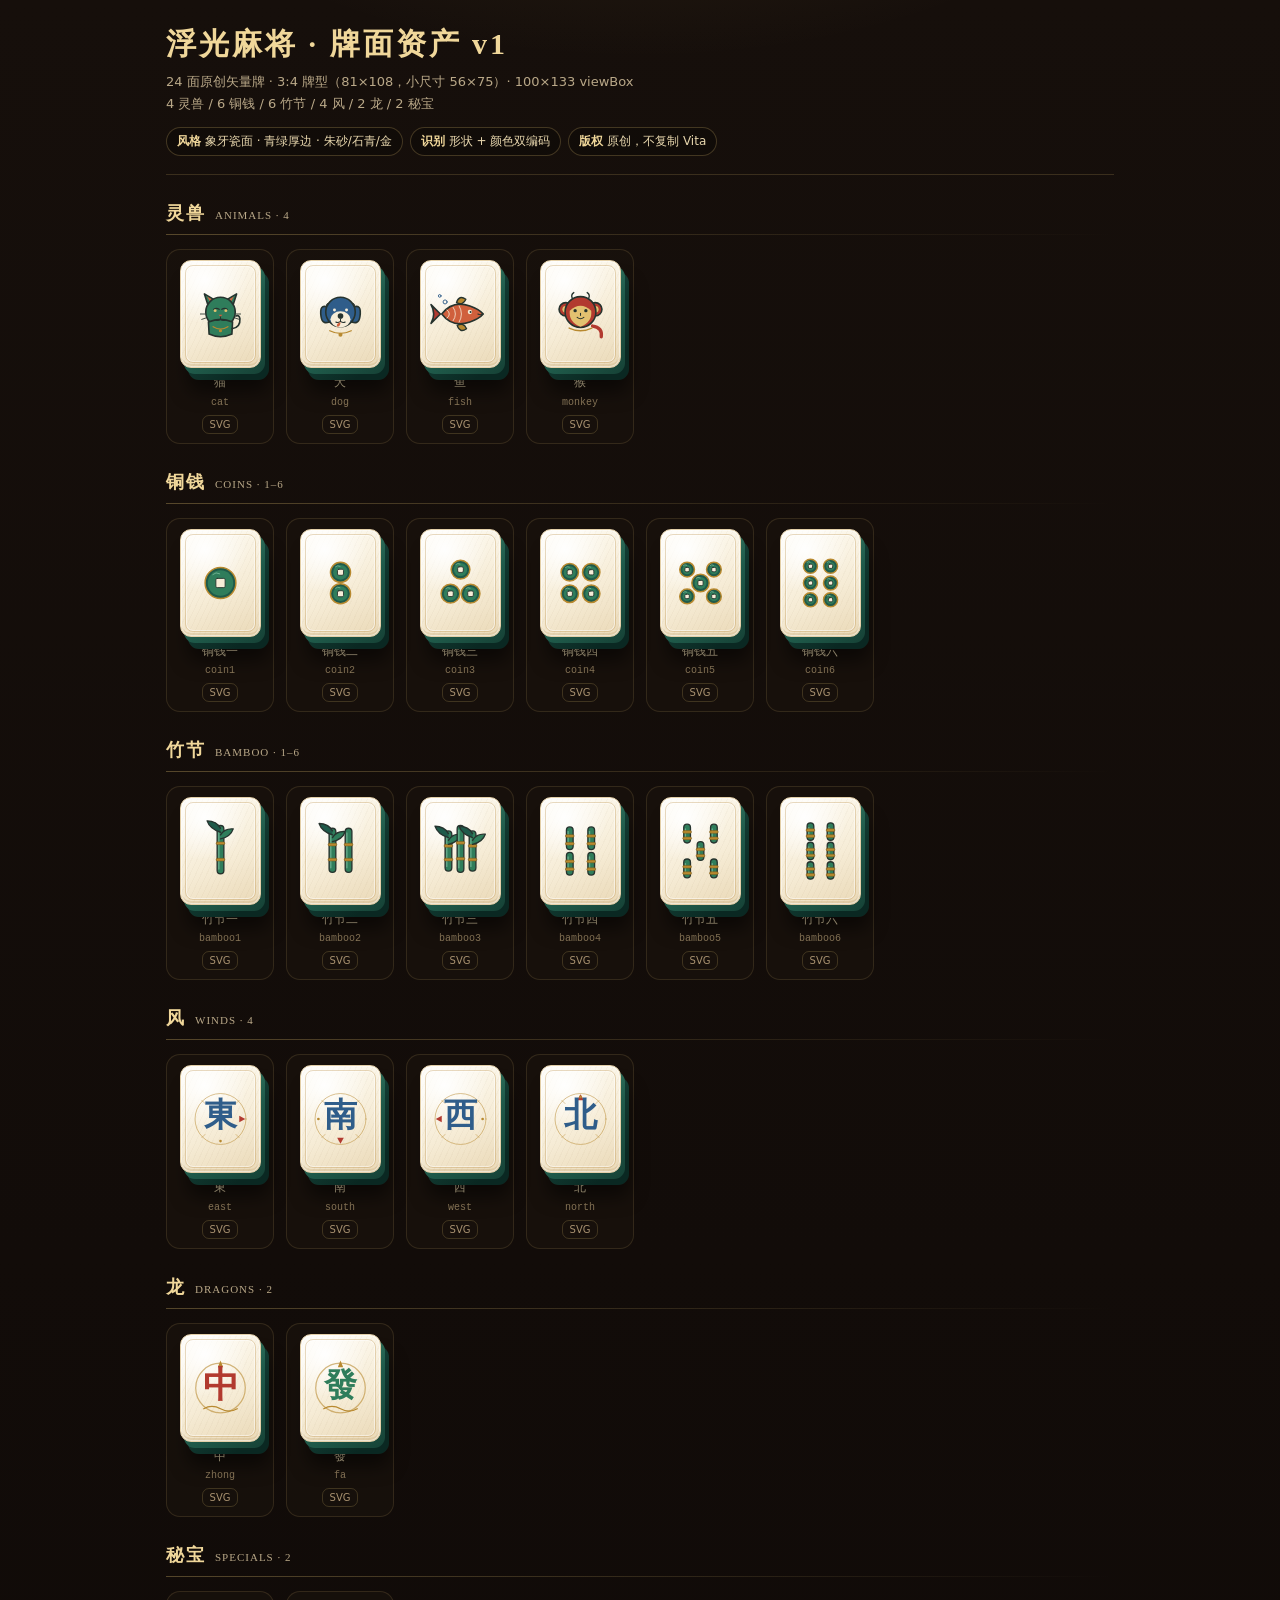
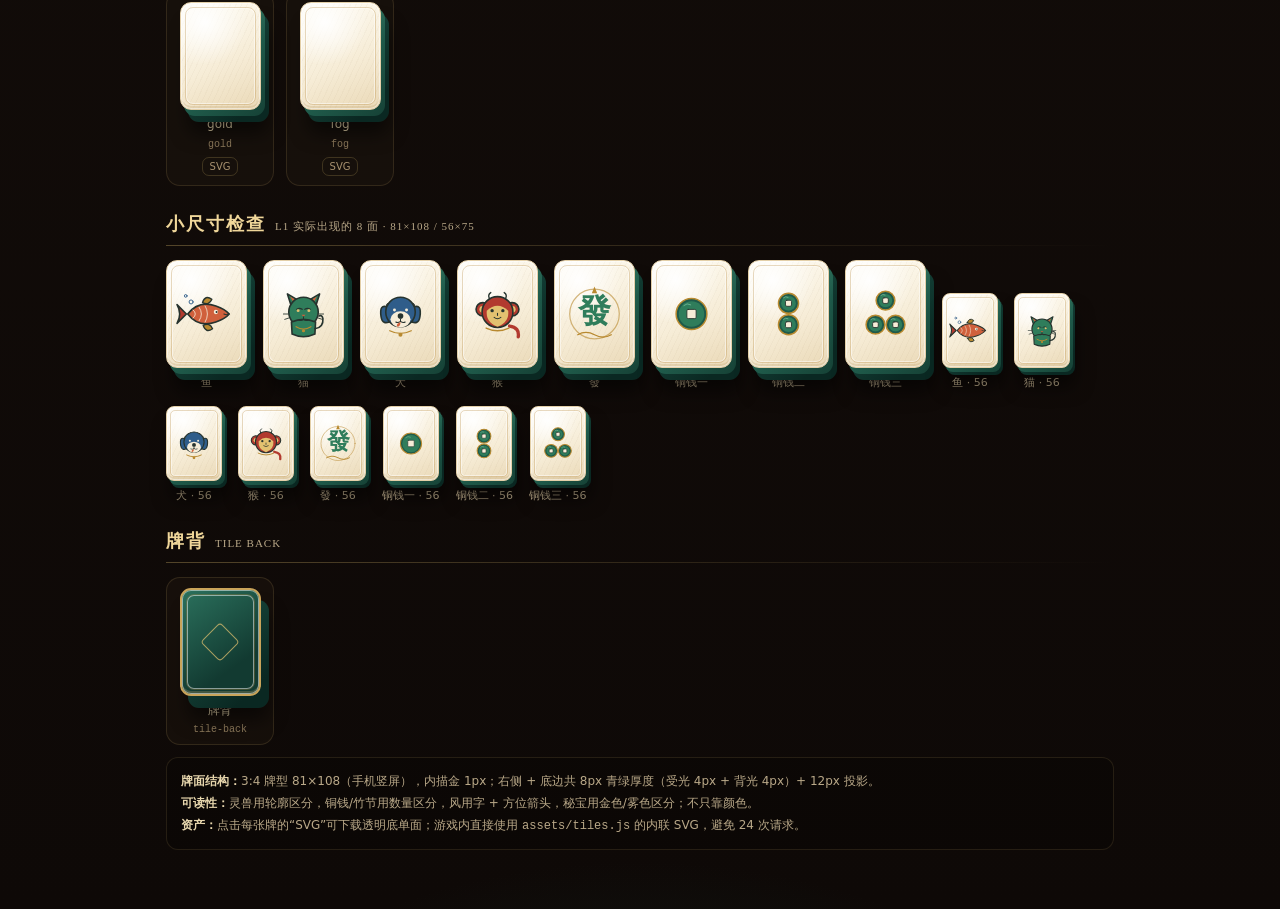
<file: assets/tiles-preview.html>
<!DOCTYPE html>
<html lang="zh-CN">
<head>
<meta charset="utf-8">
<meta name="viewport" content="width=device-width, initial-scale=1, viewport-fit=cover">
<title>浮光麻将 · 牌面资产 v1</title>
<style>
  :root{
    --gold:#d6b25e;
    --gold-soft:#e2c170;
    --cream:#f3e6c8;
    --muted:#b9a888;
    --jade:#1f5a4a;
    --jade-deep:#143c33;
    --panel:#1a120d;
    --red:#d0603c;
  }
  *{box-sizing:border-box;}
  body{
    margin:0;min-height:100vh;min-height:100dvh;color:var(--cream);
    font-family:system-ui,-apple-system,"Segoe UI","Microsoft YaHei",sans-serif;
    background:
      radial-gradient(900px 500px at 50% -10%, rgba(214,178,94,.13), transparent 62%),
      radial-gradient(800px 500px at 50% 110%, rgba(31,90,74,.28), transparent 60%),
      linear-gradient(180deg,#160f0b 0%,#0e0907 100%);
  }
  .wrap{
    max-width:980px;margin:0 auto;
    padding:24px 16px calc(60px + env(safe-area-inset-bottom));
  }
  header{border-bottom:1px solid rgba(226,193,112,.18);padding-bottom:18px;margin-bottom:22px;}
  h1{font-family:"Songti SC","SimSun",serif;font-size:30px;letter-spacing:3px;color:#f0d79a;margin:0 0 6px;}
  .sub{color:var(--muted);font-size:13px;line-height:1.7;}
  .chips{display:flex;gap:7px;flex-wrap:wrap;margin-top:12px;}
  .chip{
    border:1px solid rgba(226,193,112,.24);background:rgba(0,0,0,.2);
    color:#e7d6ad;border-radius:999px;padding:5px 10px;font-size:12px;
  }
  .chip b{color:#f0d79a;}
  section{margin:26px 0 0;}
  h2{
    font-family:"Songti SC","SimSun",serif;font-size:18px;letter-spacing:2px;
    color:#f0d79a;margin:0 0 3px;display:flex;align-items:baseline;gap:9px;
  }
  h2 small{font-family:inherit;font-size:11px;letter-spacing:1px;color:var(--muted);font-weight:400;}
  .rule{height:1px;background:linear-gradient(90deg,rgba(226,193,112,.32),transparent);margin:9px 0 14px;}
  .grid{display:grid;grid-template-columns:repeat(auto-fill,minmax(104px,1fr));gap:12px;}
  .card{
    background:rgba(26,18,13,.72);border:1px solid rgba(226,193,112,.14);
    border-radius:14px;padding:10px 8px 9px;display:flex;flex-direction:column;
    align-items:center;gap:7px;min-width:0;
  }
  .card .name{font-size:12px;color:#e7d6ad;text-align:center;line-height:1.2;}
  .card .id{font-size:10px;color:#8d7a5b;font-family:ui-monospace,Consolas,monospace;}
  .download{
    border:1px solid rgba(226,193,112,.2);background:transparent;color:#a99270;
    border-radius:7px;padding:3px 7px;font-size:10px;cursor:pointer;font-family:inherit;
  }
  .download:hover{color:#f0d79a;border-color:rgba(226,193,112,.5);}
  .tile{
    position:relative;width:81px;height:108px;perspective:700px;flex:0 0 auto;
  }
  .tile .rim{
    position:absolute;inset:0;border-radius:11px;
    background:linear-gradient(135deg,#4a9476 0%,#1f5a4a 58%,#164236 100%);
    transform:translate(4px,6px);
  }
  .tile .edge{
    position:absolute;inset:0;border-radius:11px;
    background:linear-gradient(135deg,#1b5245,#0a2822 82%);
    transform:translate(8px,12px);
    box-shadow:0 12px 18px rgba(0,0,0,.5);
  }
  .tile .face{
    position:relative;z-index:1;width:100%;height:100%;border-radius:11px;padding:5px 6px;
    display:flex;align-items:center;justify-content:center;
    background:
      radial-gradient(circle at 30% 18%, rgba(255,255,255,.95), transparent 42%),
      repeating-linear-gradient(115deg, rgba(120,90,50,.035) 0 1px, transparent 1px 5px),
      linear-gradient(155deg,#fffdf6 0%,#f6ecd6 58%,#ead9b7 100%);
    border:1.5px solid #e3cfa8;
    box-shadow:inset 0 0 0 1px rgba(255,255,255,.5),inset 0 -3px 0 rgba(190,160,110,.28);
  }
  .tile .face::before{
    content:"";position:absolute;inset:4px;border-radius:8px;
    border:1px solid rgba(178,134,58,.3);
    box-shadow:inset 0 0 0 1px rgba(255,255,255,.5);
    pointer-events:none;
  }
  .face-art{position:relative;z-index:1;width:100%;height:100%;display:block;}
  .tile.small{width:56px;height:75px;}
  .tile.small .rim{border-radius:8px;transform:translate(3px,4px);}
  .tile.small .edge{border-radius:8px;transform:translate(5px,7px);}
  .tile.small .face{border-radius:8px;padding:3px 4px;}
  .tile.small .face::before{inset:3px;border-radius:5px;}
  .size-row{display:flex;gap:16px;flex-wrap:wrap;align-items:flex-end;margin-top:6px;}
  .size-row figure{margin:0;display:flex;flex-direction:column;align-items:center;gap:7px;}
  .size-row figcaption{font-size:11px;color:var(--muted);}
  .back-demo .face{background:linear-gradient(145deg,#2b715d,#123a31 72%);border:2px solid #c9a45a;}
  .back-demo .face::after{
    content:"";width:26px;height:26px;border:1px solid rgba(226,193,112,.72);
    border-radius:4px;transform:rotate(45deg);
  }
  .note{
    margin-top:12px;color:var(--muted);font-size:12px;line-height:1.85;
    background:rgba(0,0,0,.18);border:1px solid rgba(226,193,112,.12);
    border-radius:12px;padding:12px 14px;
  }
  .note b{color:#e7d6ad;}
  @media(max-width:420px){
    .wrap{padding:18px 11px 44px;}
    h1{font-size:25px;}
    .grid{grid-template-columns:repeat(3,1fr);gap:8px;}
    .card{padding:8px 5px 7px;}
    .tile{width:74px;height:74px;}
    .tile .face{padding:5px;}
    .tile.small{width:48px;height:48px;}
  }
</style>
</head>
<body>
<div class="wrap">
  <header>
    <h1>浮光麻将 · 牌面资产 v1</h1>
    <div class="sub">
      24 面原创矢量牌 · 3:4 牌型（81×108，小尺寸 56×75）· 100×133 viewBox<br>
      4 灵兽 / 6 铜钱 / 6 竹节 / 4 风 / 2 龙 / 2 秘宝
    </div>
    <div class="chips">
      <span class="chip"><b>风格</b> 象牙瓷面 · 青绿厚边 · 朱砂/石青/金</span>
      <span class="chip"><b>识别</b> 形状 + 颜色双编码</span>
      <span class="chip"><b>版权</b> 原创，不复制 Vita</span>
    </div>
  </header>

  <section>
    <h2>灵兽 <small>ANIMALS · 4</small></h2>
    <div class="rule"></div>
    <div class="grid" id="animals"></div>
  </section>

  <section>
    <h2>铜钱 <small>COINS · 1–6</small></h2>
    <div class="rule"></div>
    <div class="grid" id="coins"></div>
  </section>

  <section>
    <h2>竹节 <small>BAMBOO · 1–6</small></h2>
    <div class="rule"></div>
    <div class="grid" id="bamboo"></div>
  </section>

  <section>
    <h2>风 <small>WINDS · 4</small></h2>
    <div class="rule"></div>
    <div class="grid" id="winds"></div>
  </section>

  <section>
    <h2>龙 <small>DRAGONS · 2</small></h2>
    <div class="rule"></div>
    <div class="grid" id="dragons"></div>
  </section>

  <section>
    <h2>秘宝 <small>SPECIALS · 2</small></h2>
    <div class="rule"></div>
    <div class="grid" id="specials"></div>
  </section>

  <section>
    <h2>小尺寸检查 <small>L1 实际出现的 8 面 · 81×108 / 56×75</small></h2>
    <div class="rule"></div>
    <div class="size-row" id="sizeCheck"></div>
  </section>

  <section>
    <h2>牌背 <small>TILE BACK</small></h2>
    <div class="rule"></div>
    <div class="grid">
      <div class="card">
        <div class="tile back-demo"><div class="edge"></div><div class="face"></div></div>
        <div class="name">牌背</div>
        <div class="id">tile-back</div>
      </div>
    </div>
    <div class="note">
      <b>牌面结构：</b>3:4 牌型 81×108（手机竖屏），内描金 1px；右侧 + 底边共 8px 青绿厚度（受光 4px + 背光 4px）+ 12px 投影。<br>
      <b>可读性：</b>灵兽用轮廓区分，铜钱/竹节用数量区分，风用字 + 方位箭头，秘宝用金色/雾色区分；不只靠颜色。<br>
      <b>资产：</b>点击每张牌的“SVG”可下载透明底单面；游戏内直接使用 <code>assets/tiles.js</code> 的内联 SVG，避免 24 次请求。
    </div>
  </section>
</div>

<script src="tiles.js"></script>
<script>
(() => {
  'use strict';
  const T = window.FUANG_TILES || {};
  const groups = {
    animals: ['cat', 'dog', 'fish', 'monkey'],
    coins: ['coin1', 'coin2', 'coin3', 'coin4', 'coin5', 'coin6'],
    bamboo: ['bamboo1', 'bamboo2', 'bamboo3', 'bamboo4', 'bamboo5', 'bamboo6'],
    winds: ['east', 'south', 'west', 'north'],
    dragons: ['zhong', 'fa'],
    specials: ['gold', 'fog']
  };

  function tileHtml(id, small) {
    const t = T[id] || { art: '', label: id };
    return '<div class="tile' + (small ? ' small' : '') + '">' +
      '<div class="edge"></div>' +
      '<div class="rim"></div>' +
      '<div class="face"><svg class="face-art" viewBox="0 0 100 133.333" preserveAspectRatio="xMidYMid meet" aria-hidden="true"><g transform="translate(0 16.667)">' + t.art + '</g></svg></div>' +
    '</div>';
  }

  function cardHtml(id) {
    const t = T[id] || { label: id };
    return '<div class="card">' +
      tileHtml(id, false) +
      '<div class="name">' + t.label + '</div>' +
      '<div class="id">' + id + '</div>' +
      '<button class="download" data-id="' + id + '" type="button">SVG</button>' +
    '</div>';
  }

  for (const [key, ids] of Object.entries(groups)) {
    const root = document.getElementById(key);
    if (!root) continue;
    root.innerHTML = ids.map(cardHtml).join('');
  }

  const l1 = ['fish', 'cat', 'dog', 'monkey', 'fa', 'coin1', 'coin2', 'coin3'];
  const sizeRoot = document.getElementById('sizeCheck');
  sizeRoot.innerHTML = l1.map(id => {
    const t = T[id] || { label: id };
    return '<figure>' +
      tileHtml(id, false) +
      '<figcaption>' + t.label + '</figcaption>' +
    '</figure>';
  }).join('') + l1.map(id => {
    const t = T[id] || { label: id };
    return '<figure>' +
      tileHtml(id, true) +
      '<figcaption>' + t.label + ' · 56</figcaption>' +
    '</figure>';
  }).join('');

  function downloadSvg(id) {
    const t = T[id];
    if (!t) return;
    const svg = '<svg xmlns="http://www.w3.org/2000/svg" viewBox="0 0 100 133.333" width="300" height="400">' +
      '<g transform="translate(0 16.667)">' + t.art + '</g></svg>';
    const blob = new Blob([svg], { type: 'image/svg+xml' });
    const url = URL.createObjectURL(blob);
    const a = document.createElement('a');
    a.href = url;
    a.download = 'fuang-' + id + '.svg';
    document.body.appendChild(a);
    a.click();
    a.remove();
    setTimeout(() => URL.revokeObjectURL(url), 1000);
  }

  document.addEventListener('click', (e) => {
    const btn = e.target.closest('.download');
    if (btn) downloadSvg(btn.dataset.id);
  });
})();
</script>
</body>
</html>
</file>
<file: assets/ui/screens.css>
/* Float-light Mahjong: home / battle / result screens */
.icon-sprite{position:absolute;width:0;height:0;overflow:hidden;}
.i{width:20px;height:20px;display:block;fill:none;stroke:currentColor;stroke-width:1.7;stroke-linecap:round;stroke-linejoin:round;flex:none;}

html,body{height:100%;}
body{overflow:hidden;background:#04100c;}

.screen{
  position:fixed;inset:0;z-index:10;display:flex;flex-direction:column;
  background:#04100c;overflow:hidden;
  opacity:0;visibility:hidden;pointer-events:none;
  transition:opacity .42s ease,visibility .42s;
}
.screen.is-active{opacity:1;visibility:visible;pointer-events:auto;}

.bg{
  position:absolute;inset:0;background-size:cover;background-position:center;
  transform:scale(1.025);pointer-events:none;
  transition:filter .6s ease;
}
.veil{position:absolute;inset:0;pointer-events:none;}

/* ---------- shared buttons ---------- */
.round-btn{
  width:42px;height:42px;flex:none;border-radius:50%;cursor:pointer;
  border:1px solid rgba(230,198,128,.42);
  background:rgba(5,20,16,.58);
  color:#f2dfb0;display:grid;place-items:center;
  box-shadow:0 8px 20px rgba(0,0,0,.3),inset 0 1px 0 rgba(255,255,255,.08);
  -webkit-backdrop-filter:blur(8px);backdrop-filter:blur(8px);
  transition:transform .12s ease,color .2s ease,opacity .2s ease;
}
.round-btn .i{width:19px;height:19px;}
.round-btn.small{width:36px;height:36px;}
.round-btn.small .i{width:17px;height:17px;}
.round-btn.avatar{
  background:radial-gradient(circle at 34% 26%,rgba(247,225,175,.26),rgba(7,26,20,.62) 72%);
}
.round-btn.avatar .i{width:21px;height:21px;color:#f3dfb4;}
.round-btn:active{transform:scale(.93);}

.cta{
  position:relative;border:0;cursor:pointer;font-family:inherit;
  display:inline-flex;align-items:center;justify-content:center;gap:12px;
  -webkit-tap-highlight-color:transparent;
}
.cta:active{transform:translateY(2px) scale(.995);}
.cta .cta-icon{
  position:relative;z-index:1;width:40px;height:40px;border-radius:50%;
  display:grid;place-items:center;color:#15372b;
  background:radial-gradient(circle at 35% 28%,#ffedb8,#d4a756 72%,#a97a2f);
  box-shadow:0 0 18px rgba(244,208,130,.35),inset 0 1px 0 rgba(255,255,255,.7);
}
.cta .cta-icon .i{width:23px;height:23px;margin-left:3px;}
.cta .cta-label{position:relative;z-index:1;}

/* ---------- home ---------- */
.home-screen .bg{background-image:url("home-bg.jpg");background-position:center 42%;}
.home-screen .veil{
  background:
    linear-gradient(180deg,rgba(2,8,6,.74) 0%,rgba(2,8,6,.2) 22%,rgba(2,8,6,.06) 48%,rgba(2,8,6,.55) 76%,#04100c 100%),
    radial-gradient(70% 45% at 50% 38%,rgba(4,16,12,.05),rgba(2,8,6,.45) 78%);
}
.home-screen .motes{position:absolute;inset:0;z-index:1;overflow:hidden;pointer-events:none;}
.motes i{
  position:absolute;width:3px;height:3px;border-radius:50%;background:#f6dda2;
  box-shadow:0 0 9px 2px rgba(246,211,132,.5);opacity:0;
  animation:mote 9s ease-in-out infinite;
}
.motes i:nth-child(1){left:16%;top:32%;animation-delay:.2s;}
.motes i:nth-child(2){left:28%;top:58%;animation-delay:2.4s;width:2px;height:2px;}
.motes i:nth-child(3){left:38%;top:22%;animation-delay:4.1s;}
.motes i:nth-child(4){left:62%;top:30%;animation-delay:1.1s;width:2px;height:2px;}
.motes i:nth-child(5){left:74%;top:52%;animation-delay:3.2s;}
.motes i:nth-child(6){left:84%;top:36%;animation-delay:5.4s;width:2px;height:2px;}
.motes i:nth-child(7){left:48%;top:70%;animation-delay:6.2s;}
.motes i:nth-child(8){left:22%;top:80%;animation-delay:7.1s;width:2px;height:2px;}

.home-safe{
  position:relative;z-index:2;flex:1;width:100%;max-width:520px;margin:0 auto;
  display:flex;flex-direction:column;
  padding:calc(12px + env(safe-area-inset-top)) 20px calc(22px + env(safe-area-inset-bottom));
}
.home-top{display:flex;align-items:center;justify-content:space-between;}
.home-center{
  flex:1;display:flex;flex-direction:column;align-items:center;justify-content:center;
  padding-bottom:3vh;
}
.home-screen.is-active .home-center{animation:riseIn .7s cubic-bezier(.2,.8,.2,1) both;}

.crest{
  width:clamp(176px,46vw,212px);aspect-ratio:1;position:relative;
  display:grid;place-items:center;border-radius:50%;
  background:radial-gradient(circle,rgba(3,16,12,.82) 0 46%,rgba(3,16,12,.45) 64%,transparent 72%);
}
.crest::before{
  content:"";position:absolute;inset:0;border-radius:50%;
  border:1px solid rgba(230,198,128,.44);
  box-shadow:0 0 58px rgba(234,192,110,.17),inset 0 0 46px rgba(234,192,110,.09);
}
.crest::after{
  content:"";position:absolute;inset:15px;border-radius:50%;
  border:1px dashed rgba(230,198,128,.28);
  animation:crestSpin 42s linear infinite;
}
.crest-glyph{
  font-family:"Songti SC","SimSun",serif;font-weight:700;line-height:1;
  font-size:clamp(64px,18vw,86px);color:#f6dda2;transform:translateY(-2px);
  text-shadow:0 0 18px rgba(246,211,132,.5),0 0 52px rgba(246,211,132,.22),0 2px 0 rgba(0,0,0,.45);
}
.crest-pip{
  position:absolute;width:7px;height:7px;border-radius:1.5px;
  background:linear-gradient(135deg,#f7e2ab,#c59a4c);transform:rotate(45deg);
  box-shadow:0 0 10px rgba(246,211,132,.55);
}
.crest-pip.p1{top:2.5%;left:50%;margin-left:-3.5px;}
.crest-pip.p2{right:2.5%;top:50%;margin-top:-3.5px;}
.crest-pip.p3{bottom:2.5%;left:50%;margin-left:-3.5px;}
.crest-pip.p4{left:2.5%;top:50%;margin-top:-3.5px;}

.home-title{
  margin:18px 0 0;font-family:"Cormorant Garamond","Times New Roman","Songti SC",serif;font-weight:600;
  font-size:clamp(28px,8.4vw,38px);letter-spacing:.14em;text-indent:.14em;
  color:#f8e8c0;text-shadow:0 0 28px rgba(244,206,124,.28),0 2px 0 rgba(0,0,0,.55);
}
.home-sub{
  display:flex;align-items:center;gap:12px;margin-top:10px;
  font-family:"Songti SC","SimSun",serif;font-weight:600;font-size:clamp(16px,4.4vw,19px);
  letter-spacing:.3em;text-indent:.3em;color:rgba(230,198,128,.82);
}
.home-sub::before,.home-sub::after{content:"";width:26px;height:1px;}
.home-sub::before{background:linear-gradient(90deg,transparent,rgba(230,198,128,.55));}
.home-sub::after{background:linear-gradient(90deg,rgba(230,198,128,.55),transparent);}

.home-bottom{display:flex;flex-direction:column;align-items:center;gap:10px;padding-bottom:2vh;}
.level-pick-link{
  padding:6px 14px;border-radius:999px;border:1px solid rgba(230,198,128,.22);
  background:rgba(8,28,24,.5);color:rgba(240,222,180,.62);
  font-size:11px;letter-spacing:.16em;
}
.level-pick-link:active{background:rgba(20,56,48,.7);}

/* TODO(demo): temporary level picker, remove for release */
.level-picker{position:fixed;inset:0;z-index:80;display:flex;align-items:flex-end;justify-content:center;
  background:rgba(2,9,7,.72);backdrop-filter:blur(6px);}
.level-picker[hidden]{display:none;}
.lp-card{width:100%;max-width:430px;padding:18px 18px calc(18px + env(safe-area-inset-bottom));
  border-radius:22px 22px 0 0;border:1px solid rgba(230,198,128,.28);border-bottom:0;
  background:linear-gradient(180deg,rgba(14,42,35,.98),rgba(6,22,18,.99));
  box-shadow:0 -20px 50px rgba(0,0,0,.55),inset 0 1px 0 rgba(255,255,255,.08);}
.lp-head{display:flex;align-items:center;gap:10px;margin-bottom:14px;}
.lp-head b{color:#f0dca6;font-size:16px;letter-spacing:.1em;}
.lp-head span{color:rgba(240,222,180,.42);font-size:11px;letter-spacing:.08em;}
.lp-close{margin-left:auto;width:32px;height:32px;border-radius:50%;border:1px solid rgba(230,198,128,.25);
  background:rgba(255,255,255,.04);color:rgba(244,232,204,.72);font-size:18px;line-height:1;}
.lp-grid{display:grid;grid-template-columns:repeat(5,1fr);gap:8px;}
.lp-level{display:flex;flex-direction:column;align-items:center;justify-content:center;gap:2px;
  height:52px;border-radius:12px;border:1px solid rgba(230,198,128,.2);
  background:linear-gradient(180deg,rgba(31,78,64,.82),rgba(12,40,33,.9));color:#f2e3bd;}
.lp-level b{font-size:16px;line-height:1;}
.lp-level span{font-size:9px;color:rgba(240,222,180,.48);letter-spacing:.04em;}
.lp-level:active{transform:translateY(1px);background:rgba(48,104,83,.92);}
.lp-level.is-current{border-color:rgba(246,222,166,.75);box-shadow:0 0 14px rgba(240,198,112,.22);}
.cta.start{
  width:min(229px,61vw);height:64px;border-radius:999px;overflow:hidden;
  color:#f8eecf;font-size:18px;letter-spacing:.14em;text-indent:.14em;
  border:1px solid rgba(246,222,166,.55);
  background:linear-gradient(180deg,rgba(45,108,89,.96),rgba(16,58,49,.98) 58%,rgba(9,36,30,.99));
  box-shadow:0 18px 42px rgba(0,0,0,.52),0 0 28px rgba(240,198,112,.14),
    inset 0 1px 0 rgba(255,255,255,.16),inset 0 -10px 24px rgba(0,0,0,.3);
}
.cta.start::before{
  content:"";position:absolute;inset:5px;border-radius:inherit;
  border:1px solid rgba(246,222,166,.26);pointer-events:none;
}
.cta.start::after{
  content:"";position:absolute;top:-40%;bottom:-40%;left:-60%;width:38%;
  background:linear-gradient(100deg,transparent,rgba(255,240,200,.26),transparent);
  transform:rotate(12deg);animation:btnSheen 4.8s ease-in-out infinite;
}

/* ---------- battle ---------- */
.game-screen{background:#05110d;}
.game-screen .bg{
  background-image:url("game-table-bg.jpg");
  background-position:center center;
  filter:brightness(.54) saturate(.74) contrast(1.05);
}
.game-screen .veil{
  background:
    linear-gradient(180deg,rgba(2,9,7,.78) 0%,rgba(3,13,10,.24) 18%,rgba(3,13,10,.04) 52%,rgba(2,9,7,.66) 100%),
    radial-gradient(80% 60% at 50% 48%,transparent 48%,rgba(1,7,5,.24) 100%);
}
.game-shell{
  position:relative;z-index:2;flex:1;width:100%;max-width:480px;height:100%;
  margin:0 auto;display:flex;flex-direction:column;min-height:0;
  padding:calc(10px + env(safe-area-inset-top)) 0 calc(12px + env(safe-area-inset-bottom));
}
.playbar{display:flex;align-items:flex-start;gap:7px;padding:0 12px;overflow:visible;}
.statbar{
  flex:1;min-width:0;display:flex;align-items:flex-end;justify-content:center;gap:18px;
  transform:translateY(4px);
}
.stat{
  flex:none;display:flex;flex-direction:column;align-items:center;gap:2px;
  font-variant-numeric:tabular-nums;
}
.stat-label{
  font-size:9.5px;font-weight:600;line-height:1;letter-spacing:.16em;text-indent:.16em;
  color:rgba(243,230,200,.5);
}
.stat-value{font-size:22px;font-weight:700;line-height:1;color:#f5ead2;}
.stat.steps .stat-label{color:rgba(247,217,141,.7);}
.stat.steps b{
  font-size:22px;font-weight:800;line-height:1;color:#f7d98d;
  text-shadow:0 0 14px rgba(240,200,120,.35);
}
.stat.steps.low b{color:#ff9b7a;text-shadow:0 0 14px rgba(224,110,80,.5);animation:lowPulse 1.05s infinite;}
.stat.memory{gap:2px;}
.stat.memory .stat-label{font-size:9px;color:rgba(243,230,200,.44);}
.pips{display:flex;align-items:center;gap:3px;height:22px;}
.pip{
  width:9px;height:12px;border-radius:2px;flex:none;
  border:1px solid rgba(230,198,128,.48);background:rgba(0,0,0,.28);
}
.combo-flash{
  position:absolute;left:50%;top:calc(90px + env(safe-area-inset-top));z-index:3;
  transform:translate(-50%,0);pointer-events:none;white-space:nowrap;
  font-family:"Cormorant Garamond","Times New Roman",serif;font-size:24px;font-weight:700;
  letter-spacing:.14em;text-indent:.14em;color:#f7e2a5;opacity:0;
  text-shadow:0 0 20px rgba(240,195,95,.6),0 2px 12px rgba(0,0,0,.55);
}
.combo-flash.show{animation:comboRise .95s cubic-bezier(.2,.8,.2,1) both;}
@keyframes comboRise{
  0%{opacity:0;transform:translate(-50%,8px) scale(.86);}
  16%{opacity:1;transform:translate(-50%,0) scale(1.07);}
  55%{opacity:1;transform:translate(-50%,-6px) scale(1);}
  100%{opacity:0;transform:translate(-50%,-24px) scale(.98);}
}
.pip.filled{
  background:linear-gradient(135deg,#f8e6b0,#c69a45);
  border-color:rgba(255,240,200,.8);
  box-shadow:0 0 8px rgba(240,200,120,.6);
}
.pip.warn{background:#e07b5a;border-color:#ffc0a6;animation:pipWarn .6s infinite;}

.stage{
  flex:1;min-height:0;margin-top:0;padding-top:4px;
  display:flex;flex-direction:column;align-items:center;justify-content:center;
}
.board{
  border-radius:0;
  border:0;
  background:none;
  box-shadow:none;
}
.board::before,.board::after{content:none;}
.hint-line{
  min-height:16px;margin:7px 0 0;padding:0 12px;
  font-size:11.5px;line-height:1.4;letter-spacing:.04em;text-align:center;
  color:rgba(243,230,200,.74);
  opacity:0;transform:translateY(4px);transition:opacity .25s,transform .25s;
}
.hint-line.show{opacity:1;transform:none;}

.game-screen::after{
  content:"";position:absolute;left:0;right:0;bottom:0;height:220px;z-index:1;pointer-events:none;
  background:
    linear-gradient(180deg,rgba(58,35,19,0) 0%,rgba(62,38,21,.22) 36%,rgba(48,28,15,.72) 72%,rgba(33,18,9,.94) 100%),
    repeating-linear-gradient(94deg,rgba(255,220,160,.02) 0 2px,rgba(0,0,0,.035) 2px 4px,rgba(0,0,0,0) 4px 27px);
}
.boost-row{
  position:relative;z-index:2;display:flex;align-items:flex-start;justify-content:center;
  gap:30px;padding:6px 14px 10px;
}
.boost{
  position:relative;width:64px;padding:0;border:0;background:none;box-shadow:none;
  cursor:pointer;color:#f3dfae;display:flex;flex-direction:column;align-items:center;gap:7px;
  transition:opacity .2s ease;
}
.boost-face{
  position:relative;width:60px;height:60px;border-radius:50%;display:grid;place-items:center;
  background:linear-gradient(180deg,rgba(63,41,24,.94),rgba(27,16,8,.97));
  border:1px solid rgba(230,198,128,.5);
  box-shadow:0 10px 24px rgba(0,0,0,.45),inset 0 1px 0 rgba(255,255,255,.12);
  transition:transform .12s ease;
}
.boost .i{width:28px;height:28px;stroke-width:2.2;}
.boost-label{
  font-size:11px;letter-spacing:.18em;text-indent:.18em;color:rgba(246,232,200,.88);
  text-shadow:0 1px 4px rgba(0,0,0,.6);
}
.boost:active .boost-face{transform:scale(.94);}
.boost:disabled{opacity:.34;cursor:not-allowed;}
.boost .chip{
  position:absolute;right:-3px;top:-4px;min-width:20px;height:20px;padding:0 4px;
  border-radius:10px;display:grid;place-items:center;
  color:#1b2c22;font-size:11px;font-weight:800;
  background:linear-gradient(180deg,#f2d99a,#c99d4d);
  border:1px solid #fff0c8;box-shadow:0 2px 6px rgba(0,0,0,.4);
}

/* ---------- result ---------- */
.result-screen{background:#03100b;}
.result-screen .bg{
  background-image:url("result-bg.jpg?v=2");
  background-position:center calc(55vh - 176.6vw);
  background-size:145% auto;
  transform:none;
  -webkit-mask-image:linear-gradient(180deg,#000 0 80%,rgba(0,0,0,.55) 85%,transparent 90%);
  mask-image:linear-gradient(180deg,#000 0 80%,rgba(0,0,0,.55) 85%,transparent 90%);
}
.result-screen .veil{
  background:
    linear-gradient(180deg,rgba(2,9,7,.5) 0%,rgba(2,9,7,.08) 26%,rgba(2,9,7,.16) 54%,rgba(2,9,7,.32) 72%,rgba(2,9,7,.78) 86%,rgba(2,9,7,.97) 93%,#03100b 97%),
    radial-gradient(72% 50% at 50% 45%,transparent 42%,rgba(1,7,5,.35) 100%);
}
.result-safe{
  position:relative;z-index:2;flex:1;width:100%;max-width:520px;margin:0 auto;
  display:flex;flex-direction:column;
  padding:calc(14px + env(safe-area-inset-top)) 20px 0;
}
.result-top{display:flex;align-items:center;justify-content:space-between;}
.result-main{flex:1;display:flex;flex-direction:column;align-items:center;padding-top:max(3vh,22px);}
.result-title{
  margin:0;font-family:"Songti SC","SimSun",serif;font-weight:700;
  font-size:clamp(38px,11vw,46px);letter-spacing:.16em;text-indent:.16em;
  color:#f8e7b9;text-shadow:0 0 30px rgba(246,208,120,.34),0 2px 0 rgba(0,0,0,.5);
  animation:riseIn .6s ease both;
}
.result-sub{
  margin-top:5px;font-size:12px;letter-spacing:.06em;
  color:rgba(243,230,200,.72);text-align:center;
}
.result-sub:empty{display:none;}
.result-rank{
  margin-top:7px;font-size:12px;line-height:1.1;letter-spacing:.08em;
  color:rgba(243,230,200,.6);text-align:center;min-height:24px;
  opacity:0;transform:translateY(5px);
  transition:opacity .35s ease,transform .35s ease;
}
.result-rank.show{opacity:1;transform:none;}
.result-rank b{
  font-size:24px;font-weight:700;color:#f6d98f;margin-right:2px;
  text-shadow:0 0 18px rgba(246,208,120,.22);
}
.result-stats{
  width:min(344px,88vw);margin-top:14px;
  display:grid;grid-template-columns:repeat(3,1fr);gap:8px;
}
.res-stat{
  display:flex;flex-direction:column;align-items:center;gap:4px;
  padding:11px 6px 10px;border-radius:15px;
  background:rgba(4,20,15,.58);border:1px solid rgba(230,198,128,.24);
  box-shadow:inset 0 1px 0 rgba(255,255,255,.06);
  -webkit-backdrop-filter:blur(10px);backdrop-filter:blur(10px);
}
.res-stat .i{width:18px;height:18px;color:#e6c477;}
.res-stat b{font-size:20px;line-height:1.1;color:#f7e9c8;font-variant-numeric:tabular-nums;}
.res-stat span{font-size:10px;letter-spacing:.1em;color:rgba(185,168,136,.9);}
.result-bonus{
  width:min(344px,88vw);margin-top:7px;
  display:flex;align-items:center;justify-content:center;gap:4px;
  font-size:12px;letter-spacing:.05em;color:rgba(243,230,200,.68);
  opacity:0;transform:translateY(7px);
  transition:opacity .35s ease,transform .35s ease;
}
.result-bonus.show{opacity:1;transform:none;}
.result-bonus b{
  color:#f6d98f;font-weight:700;font-variant-numeric:tabular-nums;
  text-shadow:0 0 14px rgba(246,208,120,.18);
}
.result-bonus .bonus-plus{color:#8fe0b5;text-shadow:0 0 14px rgba(120,220,165,.18);}
.result-goal{
  width:min(229px,61vw);margin:0 auto;flex:none;display:flex;flex-direction:column;gap:7px;
}
.goal-segs{display:flex;gap:4px;}
.goal-seg{
  flex:1;height:8px;border-radius:999px;
  background:rgba(4,20,15,.56);border:1px solid rgba(230,198,128,.26);
  transition:background .3s ease;
}
.goal-seg.on{
  background:linear-gradient(180deg,#f8e4ac,#cf9f4c);
  border-color:rgba(255,238,190,.72);
  box-shadow:0 0 10px rgba(240,200,120,.3);
}
.goal-note{
  display:flex;align-items:center;justify-content:center;gap:6px;
  font-size:11px;letter-spacing:.06em;color:rgba(243,230,200,.7);
}
.goal-gift{width:16px;height:16px;color:#e6c477;}
.result-actions{
  width:100%;margin:0 auto;
  padding:14px 0 calc(22px + 2vh + env(safe-area-inset-bottom));
  display:flex;justify-content:center;
}
.cta.primary{
  width:min(229px,61vw);height:64px;border-radius:999px;
  color:#1c2b21;font-size:18px;font-weight:800;letter-spacing:.14em;text-indent:.14em;
  background:linear-gradient(180deg,#f4da9a,#d7ac5b 70%,#b9873c);
  border:1px solid rgba(255,244,210,.55);
  box-shadow:0 16px 36px rgba(0,0,0,.45),0 0 30px rgba(240,200,120,.22),
    inset 0 1px 0 rgba(255,255,255,.55);
}
.cta.primary .cta-icon{
  color:#fff4d2;
  border:1px solid rgba(94,62,18,.32);
  background:radial-gradient(circle at 35% 28%,#e7bd72,#b5852f 64%,#7c5316);
  box-shadow:inset 0 1px 0 rgba(255,255,255,.42),0 2px 8px rgba(60,35,5,.4);
}

/* ---------- rules sheet ---------- */
.sheet{
  position:fixed;inset:0;z-index:300;display:flex;align-items:flex-end;justify-content:center;
  background:rgba(1,5,4,.72);-webkit-backdrop-filter:blur(4px);backdrop-filter:blur(4px);
}
.sheet.hidden{display:none;}
.sheet-card{
  width:min(460px,100%);max-height:84vh;overflow:auto;
  padding:10px 20px calc(22px + env(safe-area-inset-bottom));
  border:1px solid rgba(230,198,128,.3);border-bottom:0;border-radius:24px 24px 0 0;
  background:linear-gradient(180deg,rgba(22,50,41,.985),rgba(6,20,16,.995));
  box-shadow:0 -22px 60px rgba(0,0,0,.6),inset 0 1px 0 rgba(255,255,255,.06);
  animation:sheetUp .3s cubic-bezier(.2,.8,.2,1) both;
}
.sheet-handle{width:36px;height:4px;border-radius:2px;background:rgba(230,198,128,.26);margin:2px auto 14px;}
.sheet-head{display:flex;align-items:center;gap:10px;}
.sheet-ico{
  width:34px;height:34px;border-radius:10px;display:grid;place-items:center;color:#e6c477;
  background:rgba(230,198,128,.09);border:1px solid rgba(230,198,128,.22);
}
.sheet-title{font-family:"Songti SC","SimSun",serif;font-size:22px;letter-spacing:.12em;color:#f2d79c;}
.sheet-close{
  margin-left:auto;width:34px;height:34px;border-radius:50%;cursor:pointer;
  border:1px solid rgba(230,198,128,.22);background:rgba(0,0,0,.2);color:#d9c8a5;
  display:grid;place-items:center;
}
.sheet-close .i{width:16px;height:16px;}
.rule-steps{display:grid;grid-template-columns:repeat(3,1fr);gap:9px;margin-top:18px;padding-bottom:6px;}
.rule-step{
  display:flex;flex-direction:column;align-items:center;gap:11px;
  padding:14px 4px 12px;border-radius:16px;
  background:rgba(230,198,128,.045);border:1px solid rgba(230,198,128,.13);
}
.rule-art{height:86px;display:flex;align-items:center;justify-content:center;gap:6px;}
.rule-label{font-size:12px;letter-spacing:.14em;text-indent:.14em;color:rgba(243,230,200,.8);}
.mini{
  width:27px;height:36px;border-radius:5px;flex:none;
  display:grid;place-items:center;font-family:"Songti SC","SimSun",serif;
  font-size:12px;font-weight:700;
}
.mini.back{
  position:relative;border:1px solid rgba(226,193,112,.72);
  background:
    repeating-linear-gradient(45deg,rgba(255,255,255,.05) 0 2px,transparent 2px 7px),
    linear-gradient(145deg,#2b715d,#123a31 72%);
  box-shadow:inset 0 1px 0 rgba(255,255,255,.14);
}
.mini.back::after{
  content:"";width:9px;height:9px;border:1px solid rgba(226,193,112,.75);
  border-radius:1.5px;transform:rotate(45deg);
}
.mini.face{
  color:#6b4a20;border:1px solid rgba(226,193,112,.78);
  background:linear-gradient(155deg,#fbf3df,#e5d2aa);
  box-shadow:0 3px 8px rgba(0,0,0,.28);
}
.mini.small{width:18px;height:24px;border-radius:3px;font-size:8px;}
.mini.empty{background:transparent;border:1px dashed rgba(226,193,112,.2);box-shadow:none;}
.mini.ghost{
  background:rgba(246,237,216,.34);color:rgba(107,74,32,.66);
  border-color:rgba(246,222,166,.9);
  box-shadow:0 0 9px rgba(246,211,132,.42);
}
.mini-arrow{
  width:11px;height:11px;flex:none;margin:0 2px;
  border-top:2px solid rgba(246,222,166,.82);border-right:2px solid rgba(246,222,166,.82);
  transform:rotate(45deg);
}
.art-glow{
  display:grid;grid-template-columns:repeat(3,18px);grid-auto-rows:24px;gap:3px;
  justify-content:center;align-content:center;
}
.mini-spark{
  color:#f6dda2;font-size:15px;line-height:1;
  text-shadow:0 0 12px rgba(246,211,132,.8);
}
.art-pair .tilt-l{transform:rotate(-9deg) translateX(2px);}
.art-pair .tilt-r{transform:rotate(9deg) translateX(-2px);}
.rule-notes{display:grid;grid-template-columns:0.74fr 1.26fr;gap:8px;margin-top:10px;}
.rule-note{
  display:flex;align-items:flex-start;gap:9px;padding:10px;
  border-radius:14px;background:rgba(230,198,128,.045);border:1px solid rgba(230,198,128,.13);
}
.rule-note>.i{width:18px;height:18px;flex:none;color:#e2c170;margin-top:1px;}
.rule-note b{display:block;font-size:11.5px;font-weight:700;letter-spacing:.1em;color:#f2d79c;margin-bottom:3px;}
.rule-note > div > span{display:block;font-size:10.5px;line-height:1.55;color:rgba(243,230,200,.64);}
.note-slots{display:inline-flex;gap:3px;vertical-align:middle;margin-left:6px;}
.note-slots i{
  width:7px;height:9px;border-radius:2px;border:1px solid rgba(230,198,128,.5);background:rgba(0,0,0,.28);
}
.note-slots i:first-child{background:linear-gradient(135deg,#f8e6b0,#c69a45);border-color:rgba(255,240,200,.8);}

/* ---------- menu sheet ---------- */
.menu-card{padding-bottom:calc(16px + env(safe-area-inset-bottom));}
.menu-list{display:flex;flex-direction:column;margin-top:14px;border-top:1px solid rgba(230,198,128,.12);}
.menu-row{
  width:100%;min-height:52px;padding:0 4px;display:flex;align-items:center;gap:11px;
  border:0;border-bottom:1px solid rgba(230,198,128,.1);background:none;
  color:#f2e7cc;font-family:inherit;text-align:left;
}
button.menu-row{cursor:pointer;}
.menu-row:last-child{border-bottom:0;}
.menu-ico{
  width:30px;height:30px;border-radius:9px;flex:none;display:grid;place-items:center;color:#e2c170;
  background:rgba(230,198,128,.08);border:1px solid rgba(230,198,128,.16);
}
.menu-ico .i{width:16px;height:16px;}
.menu-label{flex:1;font-size:14px;letter-spacing:.06em;}
.menu-arrow{font-size:20px;line-height:1;color:rgba(243,230,200,.4);}
.menu-hint{font-size:10px;color:rgba(243,230,200,.4);}
.restart-row .menu-label{color:#f0b9a2;}
.menu-row.hidden{display:none;}
.switch{
  width:44px;height:25px;flex:none;padding:0;border-radius:999px;cursor:pointer;position:relative;
  border:1px solid rgba(230,198,128,.28);background:rgba(0,0,0,.34);
  transition:background .2s,border-color .2s;
}
.switch i{
  position:absolute;top:3px;left:3px;width:17px;height:17px;border-radius:50%;
  background:#8e7f63;transition:left .2s,background .2s,box-shadow .2s;
}
.switch[aria-checked="true"]{
  background:linear-gradient(180deg,rgba(240,214,150,.3),rgba(180,140,70,.24));
  border-color:rgba(240,214,150,.68);
}
.switch[aria-checked="true"] i{
  left:22px;background:linear-gradient(180deg,#ffe9b0,#d3a453);
  box-shadow:0 0 10px rgba(240,200,120,.5);
}

/* ---------- ad ---------- */
.ad-modal{background:rgba(0,0,0,.82);z-index:400;}
.ad-box{
  width:min(320px,100%);padding:26px 24px 24px;text-align:center;
  border:1px solid rgba(230,198,128,.38);border-radius:22px;
  background:linear-gradient(180deg,rgba(22,50,41,.98),rgba(6,20,16,.99));
  box-shadow:0 30px 80px rgba(0,0,0,.65),inset 0 1px 0 rgba(255,255,255,.07);
}
.ad-icon{
  width:44px;height:44px;margin:0 auto 12px;border-radius:50%;display:grid;place-items:center;
  color:#183a2f;background:radial-gradient(circle at 35% 28%,#ffedb8,#d4a756 74%,#a97a2f);
  box-shadow:0 0 22px rgba(244,208,130,.3);
}
.ad-icon .i{width:21px;height:21px;}
.ad-title{font-family:"Songti SC","SimSun",serif;font-size:21px;letter-spacing:.12em;color:#f2d79c;}
.ad-text{margin-top:10px;color:rgba(243,230,200,.8);font-size:13px;line-height:1.5;}
.ad-bar{height:3px;margin-top:16px;border-radius:2px;background:rgba(230,198,128,.15);overflow:hidden;}
.ad-modal:not(.hidden) .ad-bar i{
  display:block;height:100%;width:100%;transform-origin:left;border-radius:2px;
  background:linear-gradient(90deg,#c99d4d,#f4da9a);
  animation:adFill 3s linear both;
}

/* ---------- fail popup ---------- */
.fail-modal{
  position:fixed;inset:0;z-index:350;display:flex;align-items:center;justify-content:center;
  padding:24px;background:rgba(2,7,5,.68);
  -webkit-backdrop-filter:blur(6px);backdrop-filter:blur(6px);
}
.fail-modal.hidden{display:none;}
.fail-card{
  position:relative;width:min(324px,88vw);padding:26px 22px 20px;text-align:center;
  border-radius:26px;border:1px solid rgba(150,222,185,.44);
  background:
    radial-gradient(120% 78% at 50% 0%,rgba(140,230,190,.15),transparent 62%),
    linear-gradient(180deg,rgba(17,62,49,.99),rgba(6,27,21,.995));
  box-shadow:0 30px 70px rgba(0,0,0,.62),inset 0 1px 0 rgba(214,255,236,.12),
    0 0 42px rgba(72,180,132,.1);
  animation:failIn .38s cubic-bezier(.2,.8,.2,1) both;
}
.fail-card::before{
  content:"";position:absolute;inset:7px;border-radius:20px;
  border:1px solid rgba(150,222,185,.22);pointer-events:none;
}
.fail-crest{
  width:52px;height:52px;margin:0 auto 13px;border-radius:50%;display:grid;place-items:center;
  color:#bdf3d7;border:1px solid rgba(150,222,185,.45);
  background:radial-gradient(circle,rgba(110,220,170,.22),rgba(80,190,140,.03) 72%);
  box-shadow:0 0 24px rgba(90,210,155,.16);
}
.fail-crest .i{width:24px;height:24px;}
.fail-title{
  margin:0;font-family:"Songti SC","SimSun",serif;font-weight:700;font-size:24px;
  letter-spacing:.14em;text-indent:.14em;color:#dff8ea;
  text-shadow:0 0 22px rgba(100,220,165,.3);
}
.fail-desc{
  margin:9px 0 0;font-size:12.5px;line-height:1.55;letter-spacing:.04em;
  color:rgba(225,247,236,.72);
}
.fail-actions{margin-top:19px;}
.fail-revive{
  position:relative;width:100%;height:54px;border-radius:999px;
  color:#0b2a1f;font-size:16px;font-weight:800;letter-spacing:.1em;text-indent:.1em;gap:9px;
  background:linear-gradient(180deg,#bdf3d8,#67c79c 70%,#3a906c);
  border:1px solid rgba(226,255,240,.58);
  box-shadow:0 12px 28px rgba(0,0,0,.4),0 0 26px rgba(90,220,160,.2),
    inset 0 1px 0 rgba(255,255,255,.55);
}
.fail-revive .i{width:18px;height:18px;stroke-width:2;}
.revive-badge{
  position:absolute;right:-7px;top:-9px;min-width:27px;height:27px;padding:0 5px;
  border-radius:14px;display:grid;place-items:center;
  color:#2a1c08;font-size:12px;font-weight:800;letter-spacing:0;
  background:linear-gradient(180deg,#f4da9a,#c99d4d);
  border:2px solid #eafff4;box-shadow:0 4px 10px rgba(0,0,0,.45);
}
.fail-hint{
  margin-top:9px;font-size:10.5px;letter-spacing:.08em;color:rgba(150,222,185,.62);
}
.fail-restart{
  width:100%;height:48px;margin-top:13px;border-radius:999px;gap:8px;
  color:rgba(225,247,236,.82);font-size:14px;letter-spacing:.1em;text-indent:.1em;
  background:rgba(4,30,22,.5);border:1px solid rgba(150,222,185,.32);
  box-shadow:inset 0 1px 0 rgba(255,255,255,.06);
}
.fail-restart .i{width:17px;height:17px;}

/* ---------- gift popup ---------- */
.gift-modal{
  position:fixed;inset:0;z-index:520;display:grid;place-items:center;padding:24px;
  background:rgba(1,5,4,.8);
  -webkit-backdrop-filter:blur(8px);backdrop-filter:blur(8px);
  opacity:0;visibility:hidden;pointer-events:none;
  transition:opacity .25s ease,visibility .25s ease;
}
.gift-modal.show{opacity:1;visibility:visible;pointer-events:auto;}
.gift-card{
  position:relative;width:min(330px,88vw);padding:26px 24px 22px;text-align:center;
  border-radius:28px;border:1px solid rgba(255,230,166,.5);
  background:
    radial-gradient(120% 90% at 50% 0%,rgba(78,58,25,.96) 0%,rgba(17,38,29,.98) 58%,rgba(6,18,13,.99) 100%);
  box-shadow:0 28px 80px rgba(0,0,0,.62),0 0 52px rgba(240,200,120,.18),inset 0 1px 0 rgba(255,255,255,.12);
  opacity:0;transform:translateY(18px) scale(.92);
  transition:opacity .3s ease,transform .38s cubic-bezier(.2,.85,.25,1);
}
.gift-modal.show .gift-card{opacity:1;transform:none;}
.gift-stage{position:relative;width:136px;height:132px;margin:0 auto 2px;display:grid;place-items:center;}
.gift-rays{
  position:absolute;inset:0;border-radius:50%;opacity:0;
  background:repeating-conic-gradient(from 0deg,rgba(246,217,143,.24) 0deg 4deg,transparent 4deg 17deg);
  -webkit-mask-image:radial-gradient(circle,#000 0 38%,transparent 68%);
  mask-image:radial-gradient(circle,#000 0 38%,transparent 68%);
  transition:opacity .5s ease;
}
.gift-modal.show .gift-rays{opacity:.9;animation:giftSpin 16s linear infinite;}
.gift-box{
  position:relative;width:86px;height:76px;opacity:0;transform:translateY(12px) scale(.72);
  filter:drop-shadow(0 12px 14px rgba(0,0,0,.48));
}
.gift-modal.show .gift-box{animation:giftBoxIn .7s .1s cubic-bezier(.18,.9,.28,1.18) both;}
.gift-lid{
  position:absolute;left:-6px;top:4px;width:98px;height:24px;border-radius:6px;z-index:3;
  background:linear-gradient(180deg,#fae8b3,#e1b45c 58%,#bb8335);
  box-shadow:inset 0 -3px 0 rgba(110,68,20,.32),0 3px 8px rgba(0,0,0,.28);
  transform-origin:8% 100%;
}
.gift-lid::before,.gift-lid::after{
  content:"";position:absolute;top:-11px;width:15px;height:16px;
  border:3px solid #f4da9a;border-radius:55% 55% 42% 42%;
  box-shadow:0 0 8px rgba(246,208,120,.25);
}
.gift-lid::before{left:28px;transform:rotate(-26deg);}
.gift-lid::after{right:28px;transform:rotate(26deg);}
.gift-modal.show .gift-lid{animation:giftLidOpen .55s .68s cubic-bezier(.2,.8,.2,1) both;}
.gift-body{
  position:absolute;left:4px;right:4px;top:26px;bottom:3px;border-radius:4px 4px 10px 10px;
  background:linear-gradient(180deg,#eccb82,#d3a14d 58%,#a9742b);
  box-shadow:inset 0 2px 0 rgba(255,255,255,.34),inset 0 -8px 14px rgba(80,45,10,.22);
}
.gift-ribbon-v,.gift-ribbon-h{
  position:absolute;background:linear-gradient(180deg,#2f7460,#164b3d);z-index:2;
  box-shadow:inset 0 1px 0 rgba(255,255,255,.2);
}
.gift-ribbon-v{left:50%;top:26px;bottom:3px;width:14px;margin-left:-7px;}
.gift-ribbon-h{left:4px;right:4px;top:38px;height:13px;}
.gift-spark{
  position:absolute;width:5px;height:5px;border-radius:50%;background:#ffe9b0;opacity:0;
  box-shadow:0 0 10px rgba(255,225,145,.9),0 0 22px rgba(246,208,120,.55);
}
.gift-spark.s1{left:6px;top:36px;}
.gift-spark.s2{right:4px;top:52px;}
.gift-spark.s3{left:24px;top:8px;}
.gift-spark.s4{right:24px;bottom:10px;}
.gift-modal.show .gift-spark{animation:giftSpark 1.4s ease-in-out infinite;}
.gift-modal.show .gift-spark.s2{animation-delay:.24s;}
.gift-modal.show .gift-spark.s3{animation-delay:.48s;}
.gift-modal.show .gift-spark.s4{animation-delay:.72s;}
.gift-kicker{
  margin-top:2px;font-size:10.5px;letter-spacing:.22em;text-indent:.22em;
  color:rgba(247,217,141,.72);
}
.gift-title{
  margin:5px 0 0;font-family:"Songti SC","SimSun",serif;font-size:30px;font-weight:700;
  letter-spacing:.1em;text-indent:.1em;color:#f8e7b9;
  text-shadow:0 0 26px rgba(246,208,120,.4),0 2px 0 rgba(0,0,0,.5);
}
.gift-desc{margin:6px 0 0;font-size:12px;line-height:1.5;letter-spacing:.04em;color:rgba(243,230,200,.72);}
.gift-pips{display:flex;justify-content:center;gap:7px;margin:15px 0 17px;}
.gift-pip{
  width:14px;height:19px;border-radius:4px;
  border:1px solid rgba(230,198,128,.42);background:rgba(0,0,0,.28);
  opacity:.42;transform:scale(.82);
}
.gift-pip.on{border-color:rgba(255,240,200,.72);background:linear-gradient(135deg,#f8e6b0,#c69a45);opacity:1;transform:none;}
.gift-modal.show .gift-pip.on{animation:giftPipIn .34s ease both;}
.gift-modal.show .gift-pip.on:nth-child(2){animation-delay:.07s;}
.gift-modal.show .gift-pip.on:nth-child(3){animation-delay:.14s;}
.gift-modal.show .gift-pip.on:nth-child(4){animation-delay:.21s;}
.gift-pip.new{border-color:rgba(255,240,200,.34);}
.gift-modal.show .gift-pip.new{animation:giftPipNew .7s .82s cubic-bezier(.2,.8,.2,1.2) both;}
.gift-claim{width:100%;height:54px;font-size:16px;letter-spacing:.1em;text-indent:.1em;}
.gift-claim .cta-icon{width:24px;height:24px;}
.gift-claim .cta-icon .i{width:14px;height:14px;margin-left:0;}

@keyframes crestSpin{to{transform:rotate(360deg);}}
@keyframes mote{
  0%,100%{opacity:0;transform:translate3d(0,6px,0) scale(.8);}
  18%{opacity:.75;}
  55%{opacity:.3;transform:translate3d(4px,-14px,0) scale(1);}
  80%{opacity:.55;transform:translate3d(-3px,-26px,0) scale(.9);}
}
@keyframes riseIn{from{opacity:0;transform:translateY(14px);}to{opacity:1;transform:none;}}
@keyframes btnSheen{0%,58%{left:-60%;}78%,100%{left:128%;}}
@keyframes sheetUp{from{transform:translateY(24px);opacity:0;}to{transform:none;opacity:1;}}
@keyframes adFill{from{transform:scaleX(0);}to{transform:scaleX(1);}}
@keyframes failIn{from{opacity:0;transform:scale(.94);}to{opacity:1;transform:none;}}
@keyframes giftSpin{to{transform:rotate(360deg);}}
@keyframes giftBoxIn{
  0%{opacity:0;transform:translateY(16px) scale(.68);}
  62%{opacity:1;transform:translateY(-7px) scale(1.06);}
  100%{opacity:1;transform:none;}
}
@keyframes giftLidOpen{
  0%{transform:none;}
  100%{transform:translate(-12px,-18px) rotate(-24deg);}
}
@keyframes giftPipIn{
  from{opacity:.3;transform:scale(.58);}
  to{opacity:1;transform:none;}
}
@keyframes giftPipNew{
  0%{opacity:.3;transform:scale(.6);background:rgba(0,0,0,.28);}
  55%{opacity:1;transform:scale(1.28);background:linear-gradient(135deg,#fff1c2,#e4b558);}
  100%{opacity:1;transform:none;background:linear-gradient(135deg,#f8e6b0,#c69a45);}
}
@keyframes giftSpark{
  0%,100%{opacity:0;transform:scale(.45);}
  38%{opacity:1;transform:scale(1.45);}
  70%{opacity:.2;transform:scale(.8);}
}

@media (max-width:370px){
  .playbar{padding:0 9px;gap:5px;}
  .statbar{gap:11px;transform:translateY(6px);}
  .stat-label{font-size:9px;}
  .stat-value{font-size:21px;}
  .stat.steps b{font-size:21px;}
  .stat.memory .stat-label{font-size:8.5px;}
  .pips{height:21px;}
  .pip{width:7px;height:11px;}
  .boost-row{gap:18px;}
  .boost{width:60px;}
  .boost-face{width:56px;height:56px;}
  .boost .i{width:26px;height:26px;}
  .boost-label{font-size:10.5px;}
  .rule-steps{gap:6px;}
  .rule-step{padding:12px 2px 10px;}
  .rule-notes{grid-template-columns:1fr;gap:6px;}
  .rule-note{padding:8px;gap:7px;}
}
@media (max-height:700px){
  .home-center{padding-bottom:0;}
  .crest{width:clamp(150px,40vw,180px);}
  .home-title{margin-top:12px;font-size:28px;}
  .home-sub{font-size:15px;margin-top:7px;}
  .cta.start{height:58px;}
  .result-main{padding-top:18px;}
  .result-stats{margin-top:14px;}
  .result-title{font-size:36px;}
  .result-screen .bg{background-size:132% auto;background-position:center calc(52vh - 161vw);}
  .cta.primary{height:58px;}
  .fail-card{padding:20px 18px 16px;}
  .fail-crest{width:46px;height:46px;margin-bottom:10px;}
  .fail-revive{height:50px;}
  .fail-restart{height:44px;margin-top:11px;}
}
</file>
